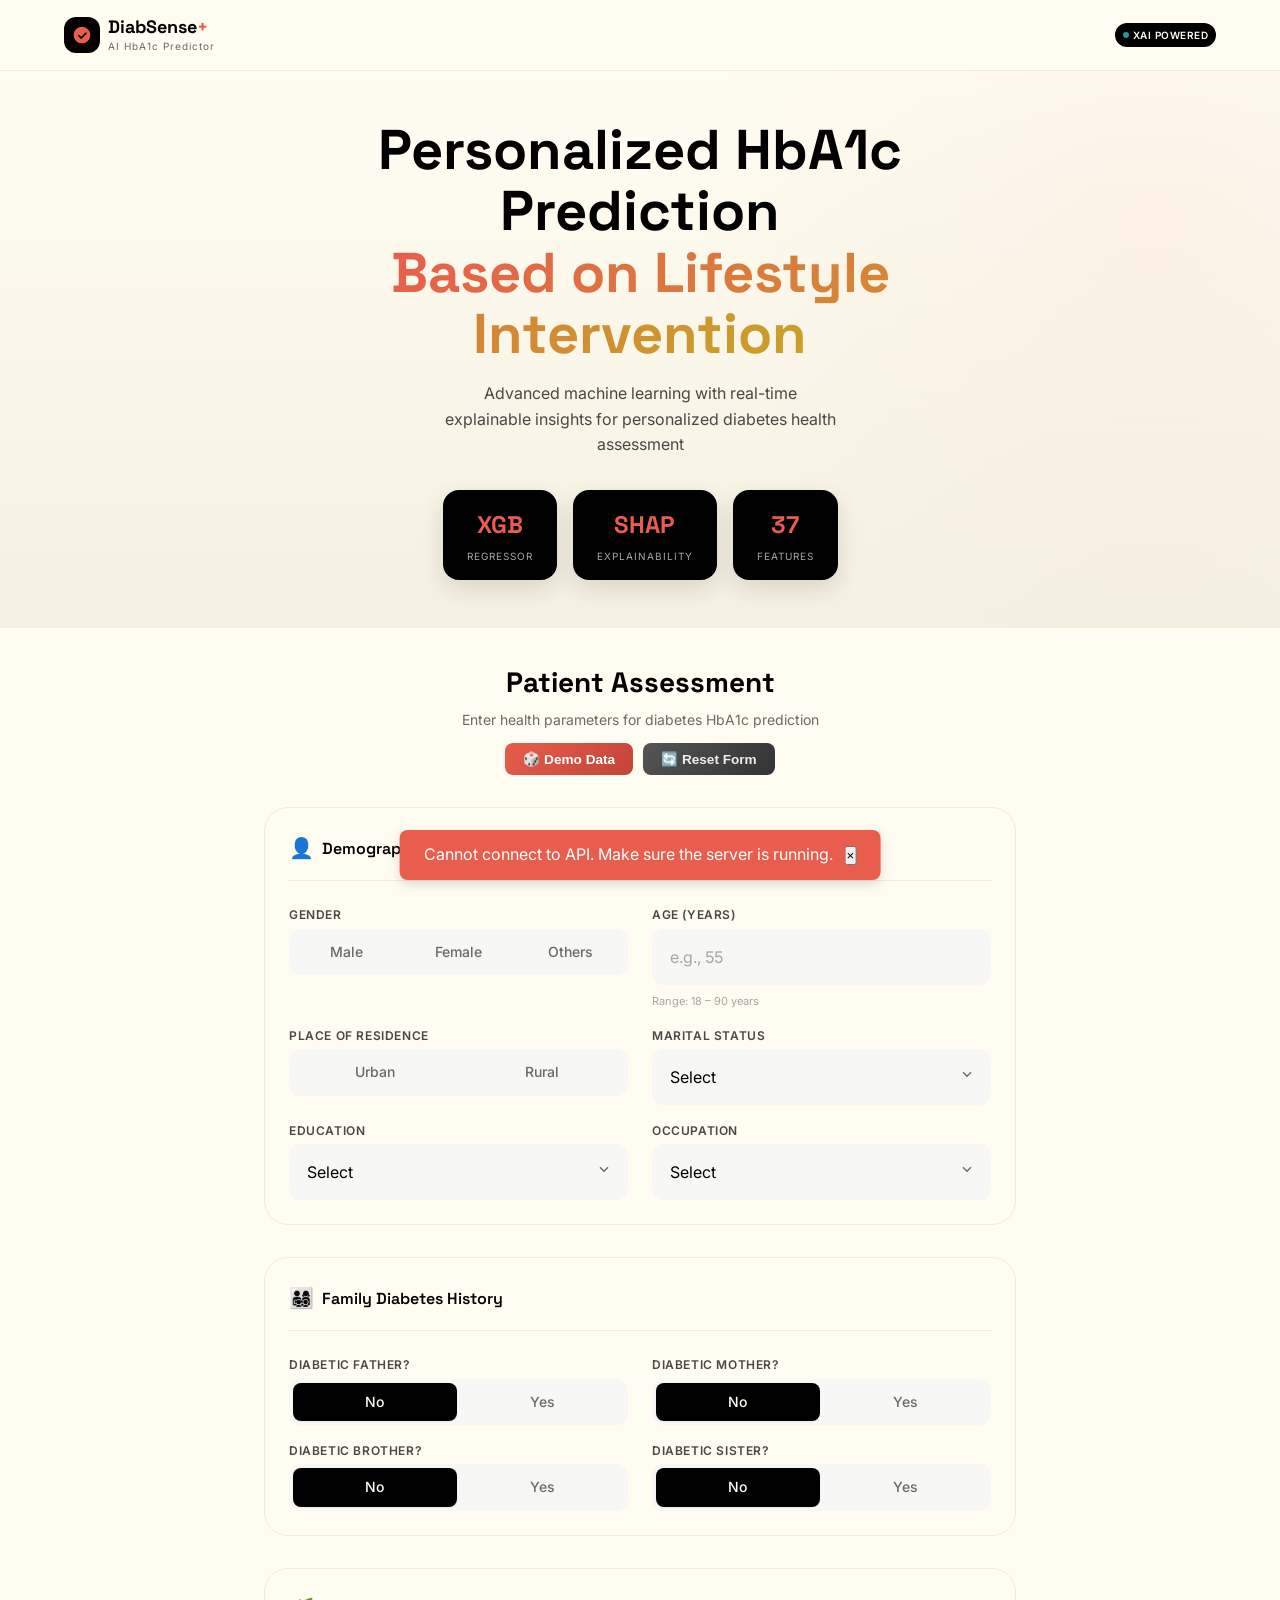
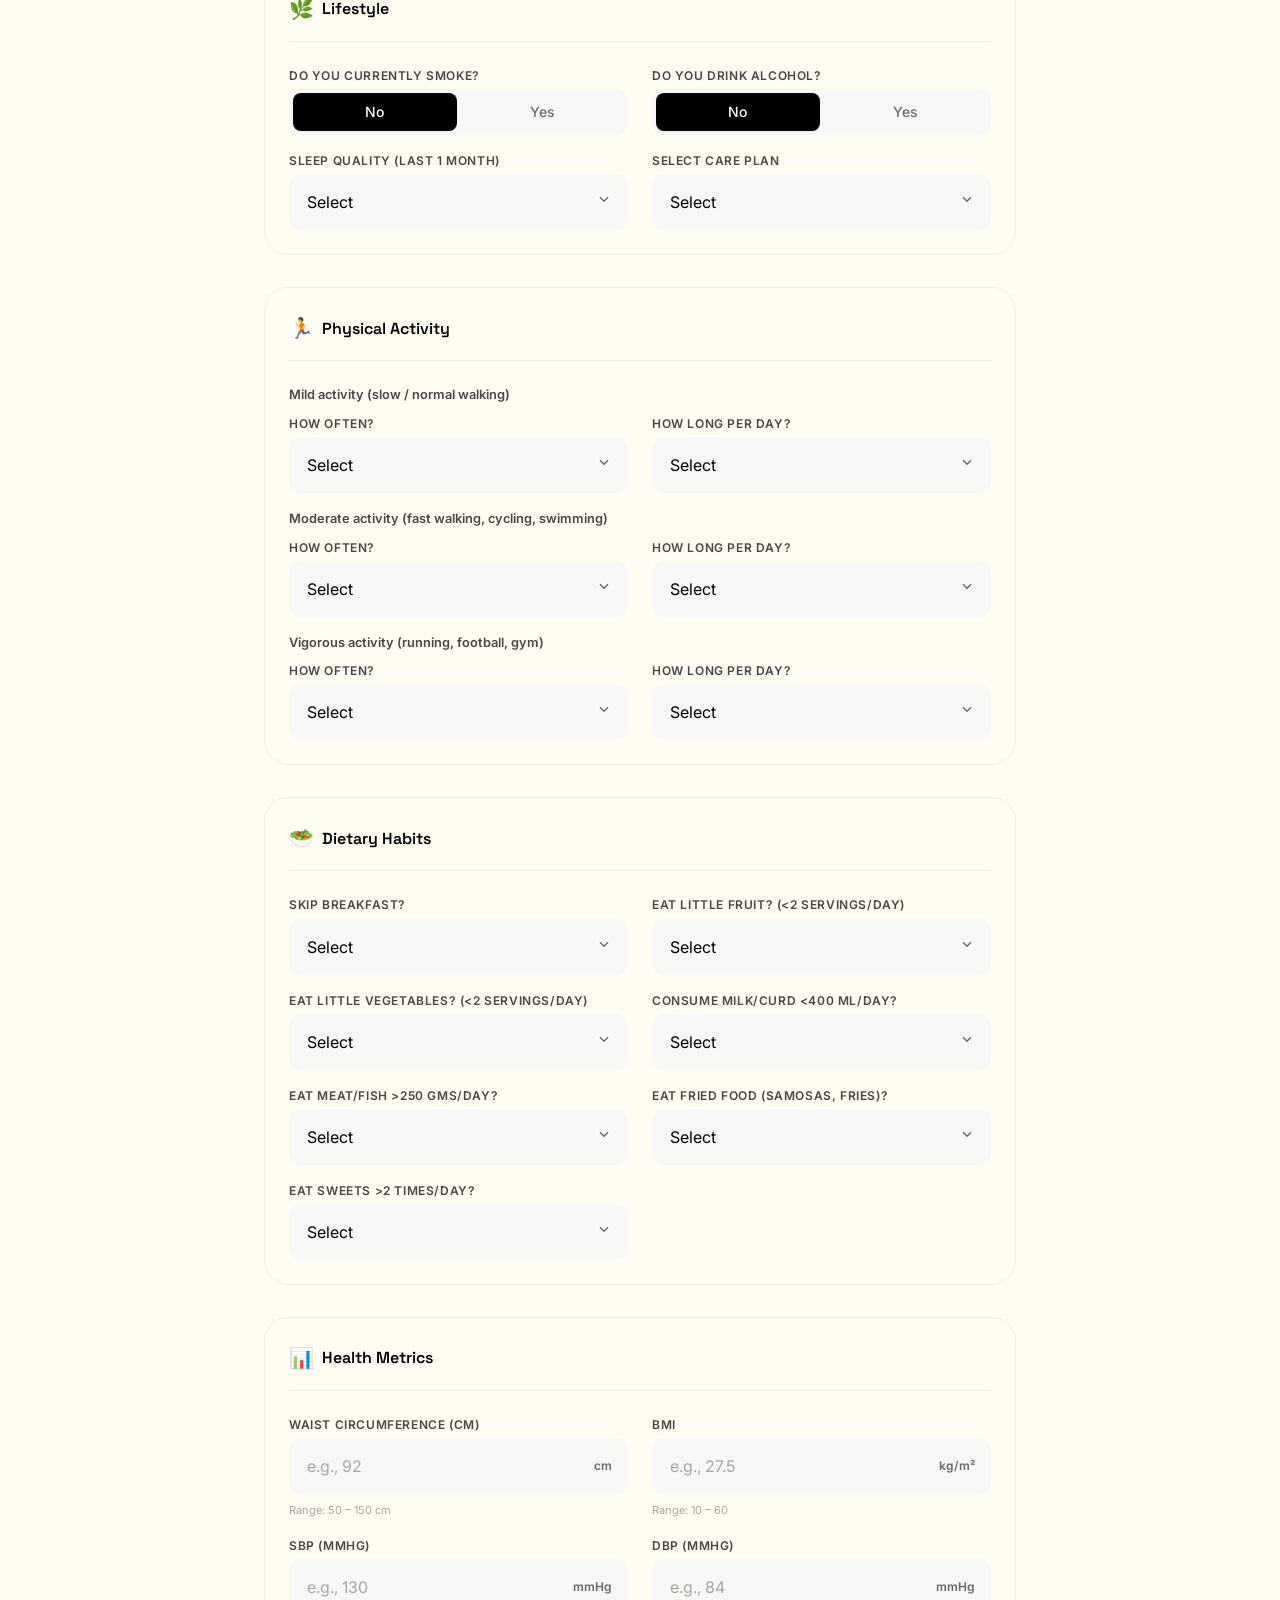
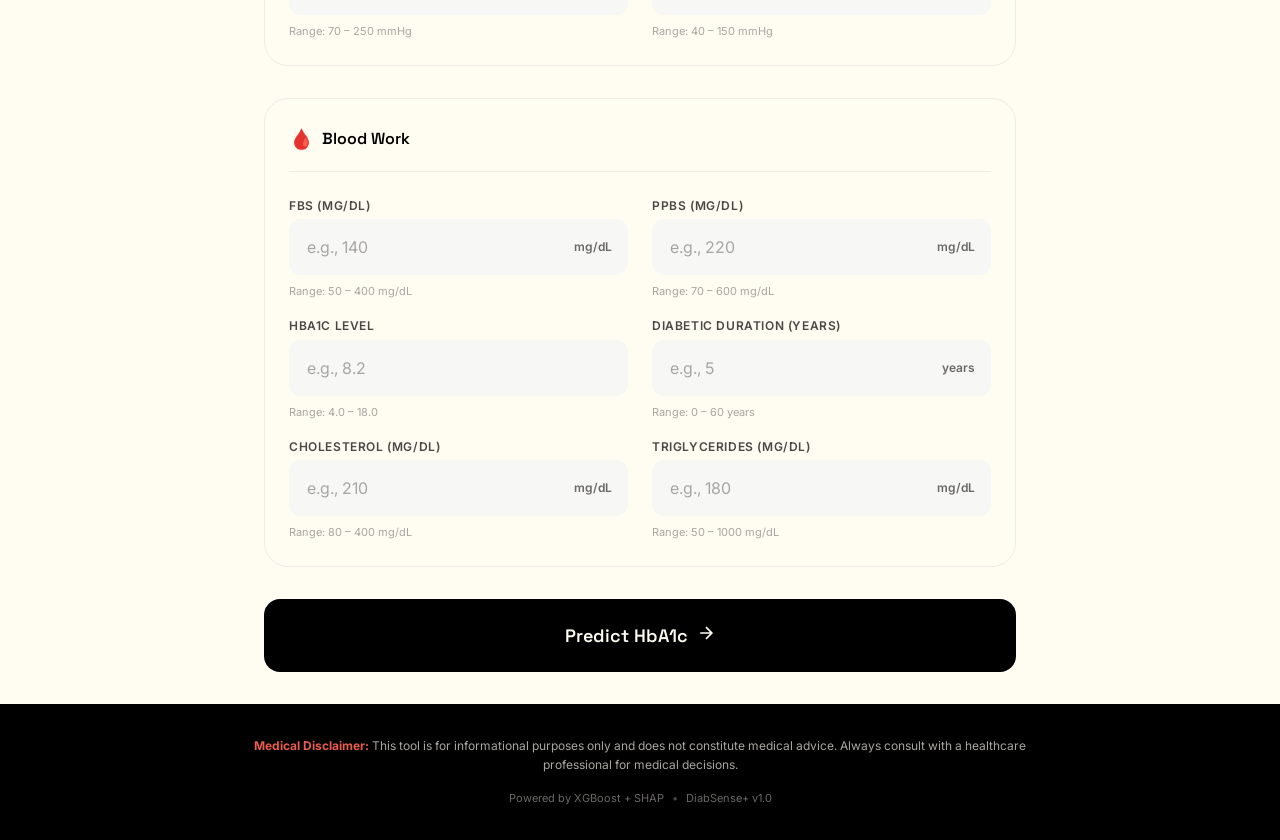
<file: poornima mam Ui/index.html>
<!DOCTYPE html>
<html lang="en">

<head>
    <meta charset="UTF-8">
    <meta name="viewport" content="width=device-width, initial-scale=1.0, maximum-scale=1.0, user-scalable=no">
    <meta name="description" content="DiabSense+ - AI-Powered Diabetes HbA1c Prediction with Explainable Insights">
    <meta name="theme-color" content="#000000">
    <title>DiabSense+ | AI Diabetes HbA1c Predictor</title>
    <link rel="preconnect" href="https://fonts.googleapis.com">
    <link rel="preconnect" href="https://fonts.gstatic.com" crossorigin>
    <link
        href="https://fonts.googleapis.com/css2?family=Inter:wght@300;400;500;600;700;800&family=Space+Grotesk:wght@400;500;600;700&display=swap"
        rel="stylesheet">
    <link rel="stylesheet" href="styles.css">
</head>

<body>
    <!-- Loading Overlay -->
    <div class="loading-overlay" id="loadingOverlay">
        <div class="loader">
            <div class="pulse-ring"></div>
            <div class="pulse-ring"></div>
            <div class="pulse-ring"></div>
            <svg class="heart-icon" viewBox="0 0 24 24" fill="currentColor">
                <path
                    d="M12 2C6.48 2 2 6.48 2 12s4.48 10 10 10 10-4.48 10-10S17.52 2 12 2zm-1 15l-4-4 1.41-1.41L11 14.17l5.59-5.59L18 10l-7 7z" />
            </svg>
        </div>
        <p class="loading-text">Analyzing Diabetes Risk Factors...</p>
    </div>

    <!-- Main Container -->
    <div class="app-container">
        <!-- Header -->
        <header class="header">
            <div class="header-content">
                <div class="logo">
                    <div class="logo-icon">
                        <svg viewBox="0 0 24 24" fill="currentColor">
                            <path
                                d="M12 2C6.48 2 2 6.48 2 12s4.48 10 10 10 10-4.48 10-10S17.52 2 12 2zm-1 15l-4-4 1.41-1.41L11 14.17l5.59-5.59L18 10l-7 7z" />
                        </svg>
                    </div>
                    <div class="logo-text">
                        <span class="logo-title">DiabSense<span class="plus">+</span></span>
                        <span class="logo-subtitle">AI HbA1c Predictor</span>
                    </div>
                </div>
                <div class="header-badge">
                    <span class="badge-dot"></span>
                    <span>XAI Powered</span>
                </div>
            </div>
        </header>

        <!-- Hero Section -->
        <section class="hero">
            <div class="hero-content">
                <h1 class="hero-title">Personalized HbA1c Prediction<br><span class="highlight">Based on Lifestyle
                        Intervention</span></h1>
                <p class="hero-subtitle">Advanced machine learning with real-time explainable insights for personalized
                    diabetes health assessment</p>
            </div>
            <div class="hero-visual">
                <div class="floating-card card-1">
                    <span class="card-value">XGB</span>
                    <span class="card-label">Regressor</span>
                </div>
                <div class="floating-card card-2">
                    <span class="card-value">SHAP</span>
                    <span class="card-label">Explainability</span>
                </div>
                <div class="floating-card card-3">
                    <span class="card-value">37</span>
                    <span class="card-label">Features</span>
                </div>
            </div>
        </section>

        <!-- Form Section -->
        <section class="form-section" id="assessmentForm">
            <div class="section-header">
                <h2 class="section-title">Patient Assessment</h2>
                <p class="section-subtitle">Enter health parameters for diabetes HbA1c prediction</p>
                <div style="display:flex;gap:10px;margin-top:12px;justify-content:center;flex-wrap:wrap;">
                    <button type="button" onclick="fillDemoData()"
                        style="background:linear-gradient(135deg,#E85D4C,#c14438);color:#fff;border:none;padding:8px 18px;border-radius:8px;cursor:pointer;font-size:0.85rem;font-weight:600;display:flex;align-items:center;gap:6px;transition:transform .15s;"
                        onmouseover="this.style.transform='scale(1.05)'" onmouseout="this.style.transform='scale(1)'">🎲
                        Demo Data</button>
                    <button type="button" onclick="resetForm()"
                        style="background:linear-gradient(135deg,#555,#333);color:#eee;border:none;padding:8px 18px;border-radius:8px;cursor:pointer;font-size:0.85rem;font-weight:600;display:flex;align-items:center;gap:6px;transition:transform .15s;"
                        onmouseover="this.style.transform='scale(1.05)'" onmouseout="this.style.transform='scale(1)'">🔄
                        Reset Form</button>
                </div>
            </div>

            <!-- JSON Import Modal -->
            <div id="jsonModal"
                style="display:none;position:fixed;top:0;left:0;width:100%;height:100%;background:rgba(0,0,0,0.6);z-index:9999;justify-content:center;align-items:center;">
                <div
                    style="background:var(--dark-800,#1a1a2e);border-radius:16px;padding:28px;max-width:560px;width:90%;max-height:80vh;overflow:auto;box-shadow:0 20px 60px rgba(0,0,0,0.4);">
                    <div style="display:flex;justify-content:space-between;align-items:center;margin-bottom:16px;">
                        <h3 style="color:var(--cream,#f5f0e8);margin:0;font-size:1.1rem;">📋 Import Patient JSON</h3>
                        <button onclick="closeJsonModal()"
                            style="background:none;border:none;color:var(--gray-400,#999);font-size:1.4rem;cursor:pointer;">&times;</button>
                    </div>
                    <textarea id="jsonInput" placeholder='Paste JSON here, e.g.:
{
  "PostBLAge": 55,
  "PreBLGender": "Male",
  "PreRarea": 1,
  "PreBLHBA1C": 8.2,
  "PreBLFBS": 140,
  "PreRBMI": 27.5,
  ...
}' style="width:100%;height:220px;background:var(--dark-900,#0f0f1a);color:var(--cream,#f5f0e8);border:1px solid var(--gray-700,#333);border-radius:10px;padding:14px;font-family:'Fira Code',monospace;font-size:0.82rem;resize:vertical;box-sizing:border-box;"></textarea>
                    <div style="display:flex;gap:10px;margin-top:14px;justify-content:flex-end;">
                        <button onclick="closeJsonModal()"
                            style="background:var(--gray-700,#333);color:var(--cream,#f5f0e8);border:none;padding:8px 20px;border-radius:8px;cursor:pointer;font-weight:600;">Cancel</button>
                        <button onclick="applyJsonFromModal()"
                            style="background:linear-gradient(135deg,#2D9596,#1a6b6c);color:#fff;border:none;padding:8px 20px;border-radius:8px;cursor:pointer;font-weight:600;">Apply
                            & Fill Form</button>
                    </div>
                </div>
            </div>

            <form id="patientForm" class="patient-form">
                <!-- Demographics -->
                <div class="form-group-container">
                    <h3 class="group-title"><span class="group-icon">👤</span> Demographics</h3>
                    <div class="input-row">
                        <div class="input-group">
                            <label class="input-label">Gender</label>
                            <div class="toggle-group">
                                <input type="radio" id="gender_male" name="PreBLGender" value="Male" required>
                                <label for="gender_male" class="toggle-btn">Male</label>
                                <input type="radio" id="gender_female" name="PreBLGender" value="Female">
                                <label for="gender_female" class="toggle-btn">Female</label>
                                <input type="radio" id="gender_others" name="PreBLGender" value="Others">
                                <label for="gender_others" class="toggle-btn">Others</label>
                            </div>
                        </div>
                        <div class="input-group">
                            <label class="input-label">Age (years)</label>
                            <input type="number" id="PostBLAge" placeholder="e.g., 55" min="18" max="90" step="1"
                                required>
                            <span class="input-hint">Range: 18 – 90 years</span>
                        </div>
                    </div>
                    <div class="input-row">
                        <div class="input-group">
                            <label class="input-label">Place of Residence</label>
                            <div class="toggle-group">
                                <input type="radio" id="area_urban" name="PreRarea" value="1" required>
                                <label for="area_urban" class="toggle-btn">Urban</label>
                                <input type="radio" id="area_rural" name="PreRarea" value="2">
                                <label for="area_rural" class="toggle-btn">Rural</label>
                            </div>
                        </div>
                        <div class="input-group">
                            <label class="input-label">Marital Status</label>
                            <div class="select-wrapper">
                                <select id="PreRmaritalstatus" required>
                                    <option value="">Select</option>
                                    <option value="1">Married</option>
                                    <option value="2">Unmarried</option>
                                    <option value="3">Divorcee / Separated</option>
                                    <option value="4">Widow / Widower</option>
                                    <option value="5">Others</option>
                                </select>
                                <span class="select-arrow"><svg viewBox="0 0 24 24" fill="none" stroke="currentColor"
                                        stroke-width="2">
                                        <path d="M6 9l6 6 6-6" />
                                    </svg></span>
                            </div>
                        </div>
                    </div>
                    <div class="input-row">
                        <div class="input-group">
                            <label class="input-label">Education</label>
                            <div class="select-wrapper">
                                <select id="PreReducation" required>
                                    <option value="">Select</option>
                                    <option value="1">No formal schooling</option>
                                    <option value="2">Up to primary school</option>
                                    <option value="3">Up to high school</option>
                                    <option value="4">Up to intermediate</option>
                                    <option value="5">Up to university</option>
                                    <option value="6">University completed or higher</option>
                                    <option value="7">Others</option>
                                </select>
                                <span class="select-arrow"><svg viewBox="0 0 24 24" fill="none" stroke="currentColor"
                                        stroke-width="2">
                                        <path d="M6 9l6 6 6-6" />
                                    </svg></span>
                            </div>
                        </div>
                        <div class="input-group">
                            <label class="input-label">Occupation</label>
                            <div class="select-wrapper">
                                <select id="PreRpresentoccupation" required>
                                    <option value="">Select</option>
                                    <option value="1">Professional / Executive / Big Business</option>
                                    <option value="2">Clerical / Medium Business</option>
                                    <option value="3">Self-employed / Skilled</option>
                                    <option value="4">Unskilled / Landless Laborer</option>
                                    <option value="5">Homemaker</option>
                                    <option value="6">Retired</option>
                                    <option value="7">Unemployed (able to work)</option>
                                    <option value="8">Unemployed (unable to work)</option>
                                    <option value="9">Others</option>
                                </select>
                                <span class="select-arrow"><svg viewBox="0 0 24 24" fill="none" stroke="currentColor"
                                        stroke-width="2">
                                        <path d="M6 9l6 6 6-6" />
                                    </svg></span>
                            </div>
                        </div>
                    </div>
                </div>

                <!-- Family Diabetes History -->
                <div class="form-group-container">
                    <h3 class="group-title"><span class="group-icon">👨‍👩‍👧‍👦</span> Family Diabetes History</h3>
                    <div class="input-row">
                        <div class="input-group">
                            <label class="input-label">Diabetic father?</label>
                            <div class="toggle-group">
                                <input type="radio" id="diafather_no" name="PreRdiafather" value="0" checked>
                                <label for="diafather_no" class="toggle-btn">No</label>
                                <input type="radio" id="diafather_yes" name="PreRdiafather" value="1">
                                <label for="diafather_yes" class="toggle-btn">Yes</label>
                            </div>
                        </div>
                        <div class="input-group">
                            <label class="input-label">Diabetic mother?</label>
                            <div class="toggle-group">
                                <input type="radio" id="diamother_no" name="PreRdiamother" value="0" checked>
                                <label for="diamother_no" class="toggle-btn">No</label>
                                <input type="radio" id="diamother_yes" name="PreRdiamother" value="1">
                                <label for="diamother_yes" class="toggle-btn">Yes</label>
                            </div>
                        </div>
                    </div>
                    <div class="input-row">
                        <div class="input-group">
                            <label class="input-label">Diabetic brother?</label>
                            <div class="toggle-group">
                                <input type="radio" id="diabrother_no" name="PreRdiabrother" value="0" checked>
                                <label for="diabrother_no" class="toggle-btn">No</label>
                                <input type="radio" id="diabrother_yes" name="PreRdiabrother" value="1">
                                <label for="diabrother_yes" class="toggle-btn">Yes</label>
                            </div>
                        </div>
                        <div class="input-group">
                            <label class="input-label">Diabetic sister?</label>
                            <div class="toggle-group">
                                <input type="radio" id="diasister_no" name="PreRdiasister" value="0" checked>
                                <label for="diasister_no" class="toggle-btn">No</label>
                                <input type="radio" id="diasister_yes" name="PreRdiasister" value="1">
                                <label for="diasister_yes" class="toggle-btn">Yes</label>
                            </div>
                        </div>
                    </div>
                </div>

                <!-- Lifestyle -->
                <div class="form-group-container">
                    <h3 class="group-title"><span class="group-icon">🌿</span> Lifestyle</h3>
                    <div class="input-row">
                        <div class="input-group">
                            <label class="input-label">Do you currently smoke?</label>
                            <div class="toggle-group">
                                <input type="radio" id="smoking_no" name="current_smoking" value="0" checked>
                                <label for="smoking_no" class="toggle-btn">No</label>
                                <input type="radio" id="smoking_yes" name="current_smoking" value="1">
                                <label for="smoking_yes" class="toggle-btn">Yes</label>
                            </div>
                        </div>
                        <div class="input-group">
                            <label class="input-label">Do you drink alcohol?</label>
                            <div class="toggle-group">
                                <input type="radio" id="alcohol_no" name="current_alcohol" value="0" checked>
                                <label for="alcohol_no" class="toggle-btn">No</label>
                                <input type="radio" id="alcohol_yes" name="current_alcohol" value="1">
                                <label for="alcohol_yes" class="toggle-btn">Yes</label>
                            </div>
                        </div>
                    </div>
                    <div class="input-row">
                        <div class="input-group">
                            <label class="input-label">Sleep quality (last 1 month)</label>
                            <div class="select-wrapper">
                                <select id="PreRsleepquality" required>
                                    <option value="">Select</option>
                                    <option value="1">Very good</option>
                                    <option value="2">Fairly good</option>
                                    <option value="3">Fairly bad</option>
                                    <option value="4">Very bad</option>
                                </select>
                                <span class="select-arrow"><svg viewBox="0 0 24 24" fill="none" stroke="currentColor"
                                        stroke-width="2">
                                        <path d="M6 9l6 6 6-6" />
                                    </svg></span>
                            </div>
                        </div>
                        <div class="input-group">
                            <label class="input-label">Select Care Plan</label>
                            <div class="select-wrapper">
                                <select id="PostRgroupname" required>
                                    <option value="">Select</option>
                                    <option value="1">Standard care + Yoga</option>
                                    <option value="2">Standard care</option>
                                </select>
                                <span class="select-arrow"><svg viewBox="0 0 24 24" fill="none" stroke="currentColor"
                                        stroke-width="2">
                                        <path d="M6 9l6 6 6-6" />
                                    </svg></span>
                            </div>
                        </div>
                    </div>
                </div>

                <!-- Physical Activity -->
                <div class="form-group-container">
                    <h3 class="group-title"><span class="group-icon">🏃</span> Physical Activity</h3>
                    <!-- Mild Activity -->
                    <p style="font-size:0.8rem;font-weight:600;color:var(--gray-600);margin-bottom:8px;">Mild activity
                        (slow / normal walking)</p>
                    <div class="input-row">
                        <div class="input-group">
                            <label class="input-label">How often?</label>
                            <div class="select-wrapper">
                                <select id="PreRmildactivity" required>
                                    <option value="">Select</option>
                                    <option value="0">None</option>
                                    <option value="1">Once a month</option>
                                    <option value="2">2 to 3 times a month</option>
                                    <option value="3">Once a week</option>
                                    <option value="4">2 to 3 times a week</option>
                                    <option value="5">4 to 5 times a week</option>
                                    <option value="6">Every day</option>
                                </select>
                                <span class="select-arrow"><svg viewBox="0 0 24 24" fill="none" stroke="currentColor"
                                        stroke-width="2">
                                        <path d="M6 9l6 6 6-6" />
                                    </svg></span>
                            </div>
                        </div>
                        <div class="input-group">
                            <label class="input-label">How long per day?</label>
                            <div class="select-wrapper">
                                <select id="PreRmildactivityduration" required>
                                    <option value="">Select</option>
                                    <option value="0">None</option>
                                    <option value="1">At least 10 min</option>
                                    <option value="2">10 – 30 min</option>
                                    <option value="3">30 min – 1 hr</option>
                                    <option value="4">1 hr – 1.5 hrs</option>
                                    <option value="5">> 1.5 hrs</option>
                                </select>
                                <span class="select-arrow"><svg viewBox="0 0 24 24" fill="none" stroke="currentColor"
                                        stroke-width="2">
                                        <path d="M6 9l6 6 6-6" />
                                    </svg></span>
                            </div>
                        </div>
                    </div>
                    <!-- Moderate Activity -->
                    <p
                        style="font-size:0.8rem;font-weight:600;color:var(--gray-600);margin-bottom:8px;margin-top:16px;">
                        Moderate activity (fast walking, cycling, swimming)</p>
                    <div class="input-row">
                        <div class="input-group">
                            <label class="input-label">How often?</label>
                            <div class="select-wrapper">
                                <select id="PreRmoderate" required>
                                    <option value="">Select</option>
                                    <option value="0">None</option>
                                    <option value="1">Once a month</option>
                                    <option value="2">2 to 3 times a month</option>
                                    <option value="3">Once a week</option>
                                    <option value="4">2 to 3 times a week</option>
                                    <option value="5">4 to 5 times a week</option>
                                    <option value="6">Every day</option>
                                </select>
                                <span class="select-arrow"><svg viewBox="0 0 24 24" fill="none" stroke="currentColor"
                                        stroke-width="2">
                                        <path d="M6 9l6 6 6-6" />
                                    </svg></span>
                            </div>
                        </div>
                        <div class="input-group">
                            <label class="input-label">How long per day?</label>
                            <div class="select-wrapper">
                                <select id="PreRmoderateduration" required>
                                    <option value="">Select</option>
                                    <option value="0">None</option>
                                    <option value="1">At least 10 min</option>
                                    <option value="2">10 – 30 min</option>
                                    <option value="3">30 min – 1 hr</option>
                                    <option value="4">1 hr – 1.5 hrs</option>
                                    <option value="5">> 1.5 hrs</option>
                                </select>
                                <span class="select-arrow"><svg viewBox="0 0 24 24" fill="none" stroke="currentColor"
                                        stroke-width="2">
                                        <path d="M6 9l6 6 6-6" />
                                    </svg></span>
                            </div>
                        </div>
                    </div>
                    <!-- Vigorous Activity -->
                    <p
                        style="font-size:0.8rem;font-weight:600;color:var(--gray-600);margin-bottom:8px;margin-top:16px;">
                        Vigorous activity (running, football, gym)</p>
                    <div class="input-row">
                        <div class="input-group">
                            <label class="input-label">How often?</label>
                            <div class="select-wrapper">
                                <select id="PreRvigorous" required>
                                    <option value="">Select</option>
                                    <option value="0">None</option>
                                    <option value="1">Once a month</option>
                                    <option value="2">2 to 3 times a month</option>
                                    <option value="3">Once a week</option>
                                    <option value="4">2 to 3 times a week</option>
                                    <option value="5">4 to 5 times a week</option>
                                    <option value="6">Every day</option>
                                </select>
                                <span class="select-arrow"><svg viewBox="0 0 24 24" fill="none" stroke="currentColor"
                                        stroke-width="2">
                                        <path d="M6 9l6 6 6-6" />
                                    </svg></span>
                            </div>
                        </div>
                        <div class="input-group">
                            <label class="input-label">How long per day?</label>
                            <div class="select-wrapper">
                                <select id="PreRvigorousduration" required>
                                    <option value="">Select</option>
                                    <option value="0">None</option>
                                    <option value="1">At least 10 min</option>
                                    <option value="2">10 – 30 min</option>
                                    <option value="3">30 min – 1 hr</option>
                                    <option value="4">1 hr – 1.5 hrs</option>
                                    <option value="5">> 1.5 hrs</option>
                                </select>
                                <span class="select-arrow"><svg viewBox="0 0 24 24" fill="none" stroke="currentColor"
                                        stroke-width="2">
                                        <path d="M6 9l6 6 6-6" />
                                    </svg></span>
                            </div>
                        </div>
                    </div>
                </div>

                <!-- Dietary Habits -->
                <div class="form-group-container">
                    <h3 class="group-title"><span class="group-icon">🥗</span> Dietary Habits</h3>
                    <div class="input-row">
                        <div class="input-group">
                            <label class="input-label">Skip breakfast?</label>
                            <div class="select-wrapper">
                                <select id="PreRskipbreakfast" required>
                                    <option value="">Select</option>
                                    <option value="1">Usually / Often</option>
                                    <option value="2">Sometimes</option>
                                    <option value="3">Rarely / Never</option>
                                </select>
                                <span class="select-arrow"><svg viewBox="0 0 24 24" fill="none" stroke="currentColor"
                                        stroke-width="2">
                                        <path d="M6 9l6 6 6-6" />
                                    </svg></span>
                            </div>
                        </div>
                        <div class="input-group">
                            <label class="input-label">Eat little fruit? (&lt;2 servings/day)</label>
                            <div class="select-wrapper">
                                <select id="PreRlessfruit" required>
                                    <option value="">Select</option>
                                    <option value="1">Usually / Often</option>
                                    <option value="2">Sometimes</option>
                                    <option value="3">Rarely / Never</option>
                                </select>
                                <span class="select-arrow"><svg viewBox="0 0 24 24" fill="none" stroke="currentColor"
                                        stroke-width="2">
                                        <path d="M6 9l6 6 6-6" />
                                    </svg></span>
                            </div>
                        </div>
                    </div>
                    <div class="input-row">
                        <div class="input-group">
                            <label class="input-label">Eat little vegetables? (&lt;2 servings/day)</label>
                            <div class="select-wrapper">
                                <select id="PreRlessvegetable" required>
                                    <option value="">Select</option>
                                    <option value="1">Usually / Often</option>
                                    <option value="2">Sometimes</option>
                                    <option value="3">Rarely / Never</option>
                                </select>
                                <span class="select-arrow"><svg viewBox="0 0 24 24" fill="none" stroke="currentColor"
                                        stroke-width="2">
                                        <path d="M6 9l6 6 6-6" />
                                    </svg></span>
                            </div>
                        </div>
                        <div class="input-group">
                            <label class="input-label">Consume milk/curd &lt;400 ml/day?</label>
                            <div class="select-wrapper">
                                <select id="PreRmilk" required>
                                    <option value="">Select</option>
                                    <option value="1">Usually / Often</option>
                                    <option value="2">Sometimes</option>
                                    <option value="3">Rarely / Never</option>
                                </select>
                                <span class="select-arrow"><svg viewBox="0 0 24 24" fill="none" stroke="currentColor"
                                        stroke-width="2">
                                        <path d="M6 9l6 6 6-6" />
                                    </svg></span>
                            </div>
                        </div>
                    </div>
                    <div class="input-row">
                        <div class="input-group">
                            <label class="input-label">Eat meat/fish &gt;250 gms/day?</label>
                            <div class="select-wrapper">
                                <select id="PreRmeat" required>
                                    <option value="">Select</option>
                                    <option value="1">Usually / Often</option>
                                    <option value="2">Sometimes</option>
                                    <option value="3">Rarely / Never</option>
                                </select>
                                <span class="select-arrow"><svg viewBox="0 0 24 24" fill="none" stroke="currentColor"
                                        stroke-width="2">
                                        <path d="M6 9l6 6 6-6" />
                                    </svg></span>
                            </div>
                        </div>
                        <div class="input-group">
                            <label class="input-label">Eat fried food (samosas, fries)?</label>
                            <div class="select-wrapper">
                                <select id="PreRfriedfood" required>
                                    <option value="">Select</option>
                                    <option value="1">Usually / Often</option>
                                    <option value="2">Sometimes</option>
                                    <option value="3">Rarely / Never</option>
                                </select>
                                <span class="select-arrow"><svg viewBox="0 0 24 24" fill="none" stroke="currentColor"
                                        stroke-width="2">
                                        <path d="M6 9l6 6 6-6" />
                                    </svg></span>
                            </div>
                        </div>
                    </div>
                    <div class="input-row">
                        <div class="input-group">
                            <label class="input-label">Eat sweets &gt;2 times/day?</label>
                            <div class="select-wrapper">
                                <select id="PreRsweet" required>
                                    <option value="">Select</option>
                                    <option value="1">Usually / Often</option>
                                    <option value="2">Sometimes</option>
                                    <option value="3">Rarely / Never</option>
                                </select>
                                <span class="select-arrow"><svg viewBox="0 0 24 24" fill="none" stroke="currentColor"
                                        stroke-width="2">
                                        <path d="M6 9l6 6 6-6" />
                                    </svg></span>
                            </div>
                        </div>
                        <div class="input-group"></div>
                    </div>
                </div>

                <!-- Health Metrics -->
                <div class="form-group-container">
                    <h3 class="group-title"><span class="group-icon">📊</span> Health Metrics</h3>
                    <div class="input-row">
                        <div class="input-group">
                            <label class="input-label">Waist Circumference (cm)</label>
                            <div class="input-with-unit">
                                <input type="number" id="PreRwaist" placeholder="e.g., 92" step="0.1" min="50" max="150"
                                    required>
                                <span class="input-unit">cm</span>
                            </div>
                            <span class="input-hint">Range: 50 – 150 cm</span>
                        </div>
                        <div class="input-group">
                            <label class="input-label">BMI</label>
                            <div class="input-with-unit">
                                <input type="number" id="PreRBMI" placeholder="e.g., 27.5" step="0.01" min="10" max="60"
                                    required>
                                <span class="input-unit">kg/m²</span>
                            </div>
                            <span class="input-hint">Range: 10 – 60</span>
                        </div>
                    </div>
                    <div class="input-row">
                        <div class="input-group">
                            <label class="input-label">SBP (mmHg)</label>
                            <div class="input-with-unit">
                                <input type="number" id="PreRsystolicfirst" placeholder="e.g., 130" min="70" max="250"
                                    required>
                                <span class="input-unit">mmHg</span>
                            </div>
                            <span class="input-hint">Range: 70 – 250 mmHg</span>
                        </div>
                        <div class="input-group">
                            <label class="input-label">DBP (mmHg)</label>
                            <div class="input-with-unit">
                                <input type="number" id="PreRdiastolicfirst" placeholder="e.g., 84" min="40" max="150"
                                    required>
                                <span class="input-unit">mmHg</span>
                            </div>
                            <span class="input-hint">Range: 40 – 150 mmHg</span>
                        </div>
                    </div>
                </div>

                <!-- Blood Work -->
                <div class="form-group-container">
                    <h3 class="group-title"><span class="group-icon">🩸</span> Blood Work</h3>
                    <div class="input-row">
                        <div class="input-group">
                            <label class="input-label">FBS (mg/dL)</label>
                            <div class="input-with-unit">
                                <input type="number" id="PreBLFBS" placeholder="e.g., 140" step="0.1" min="50" max="400"
                                    required>
                                <span class="input-unit">mg/dL</span>
                            </div>
                            <span class="input-hint">Range: 50 – 400 mg/dL</span>
                        </div>
                        <div class="input-group">
                            <label class="input-label">PPBS (mg/dL)</label>
                            <div class="input-with-unit">
                                <input type="number" id="PreBLPPBS" placeholder="e.g., 220" step="0.1" min="70"
                                    max="600" required>
                                <span class="input-unit">mg/dL</span>
                            </div>
                            <span class="input-hint">Range: 70 – 600 mg/dL</span>
                        </div>
                    </div>
                    <div class="input-row">
                        <div class="input-group">
                            <label class="input-label">HbA1c Level</label>
                            <div class="input-with-unit">
                                <input type="number" id="PreBLHBA1C" placeholder="e.g., 8.2" step="0.1" min="4.0"
                                    max="18.0" required>
                            </div>
                            <span class="input-hint">Range: 4.0 – 18.0</span>
                        </div>
                        <div class="input-group">
                            <label class="input-label">Diabetic Duration (years)</label>
                            <div class="input-with-unit">
                                <input type="number" id="Diabetic_Duration" placeholder="e.g., 5" step="0.1" min="0"
                                    max="60" required>
                                <span class="input-unit">years</span>
                            </div>
                            <span class="input-hint">Range: 0 – 60 years</span>
                        </div>
                    </div>
                    <div class="input-row">
                        <div class="input-group">
                            <label class="input-label">CHOLESTEROL (mg/dL)</label>
                            <div class="input-with-unit">
                                <input type="number" id="PreBLCHOLESTEROL" placeholder="e.g., 210" min="80" max="400"
                                    required>
                                <span class="input-unit">mg/dL</span>
                            </div>
                            <span class="input-hint">Range: 80 – 400 mg/dL</span>
                        </div>
                        <div class="input-group">
                            <label class="input-label">TRIGLYCERIDES (mg/dL)</label>
                            <div class="input-with-unit">
                                <input type="number" id="PreBLTRIGLYCERIDES" placeholder="e.g., 180" min="50" max="1000"
                                    required>
                                <span class="input-unit">mg/dL</span>
                            </div>
                            <span class="input-hint">Range: 50 – 1000 mg/dL</span>
                        </div>
                    </div>
                </div>

                <!-- Submit Button -->
                <button type="submit" class="submit-btn" id="submitBtn">
                    <span class="btn-text">Predict HbA1c</span>
                    <span class="btn-icon">
                        <svg viewBox="0 0 24 24" fill="none" stroke="currentColor" stroke-width="2">
                            <path d="M5 12h14M12 5l7 7-7 7" />
                        </svg>
                    </span>
                </button>
            </form>
        </section>

        <!-- Results Section -->
        <section class="results-section hidden" id="resultsSection">
            <div class="results-header">
                <button class="back-btn" id="backBtn">
                    <svg viewBox="0 0 24 24" fill="none" stroke="currentColor" stroke-width="2">
                        <path d="M19 12H5M12 19l-7-7 7-7" />
                    </svg>
                    <span>New Assessment</span>
                </button>
            </div>

            <!-- Risk Score Card -->
            <div class="risk-card" id="riskCard">
                <div class="risk-header">
                    <span class="risk-label">PREDICTED HbA1c AFTER 3 MONTHS</span>
                    <span class="risk-confidence" id="riskConfidence">High Confidence</span>
                </div>

                <div class="risk-display">
                    <div class="risk-circle" id="riskCircle">
                        <svg class="progress-ring" viewBox="0 0 120 120">
                            <circle class="progress-ring-bg" cx="60" cy="60" r="54" />
                            <circle class="progress-ring-fill" id="progressRing" cx="60" cy="60" r="54" />
                        </svg>
                        <div class="risk-value">
                            <span class="risk-percentage" id="riskPercentage">0</span>
                        </div>
                    </div>
                    <div class="risk-level" id="riskLevel">CALCULATING</div>
                </div>

                <!-- Clinical Interpretation Lines -->
                <div id="clinicalInterpretation"
                    style="margin-top:16px;text-align:left;color:var(--cream);font-size:0.85rem;line-height:1.6;">
                    <p id="hba1cDeltaLine"
                        style="margin-bottom:8px;font-weight:700;font-size:0.95rem;color:#7dd3fc;letter-spacing:0.01em;">
                    </p>
                    <p id="outcomeLine" style="margin-bottom:4px;"></p>
                    <p id="responseLine" style="margin-bottom:4px;"></p>
                    <p id="targetLine" style="margin-bottom:0;"></p>
                </div>

                <div class="risk-meter">
                    <div class="meter-track">
                    </div>
                    <div class="meter-labels">
                        <span>Normoglycemia</span>
                        <span>Prediabetes</span>
                        <span>Diabetes</span>
                    </div>
                </div>
            </div>

            <!-- Input Summary Card -->
            <div id="inputSummaryCard"
                style="background:var(--black);border-radius:16px;padding:0;margin-bottom:24px;overflow:hidden;">
                <button onclick="toggleInputSummary()"
                    style="width:100%;display:flex;align-items:center;justify-content:space-between;padding:16px 20px;background:none;border:none;cursor:pointer;color:var(--gray-400);font-size:0.8rem;font-weight:600;letter-spacing:0.08em;text-transform:uppercase;">
                    <span>📋 Your Submitted Inputs</span>
                    <span id="inputSummaryChevron" style="transition:transform 0.3s;">▼</span>
                </button>
                <div id="inputSummaryBody" style="display:none;padding:0 20px 20px;">
                    <div id="inputSummaryGrid" style="display:grid;grid-template-columns:1fr 1fr;gap:8px 24px;"></div>
                </div>
            </div>

            <!-- Interactive Risk Simulator -->
            <div class="sim-card hidden" id="interactiveSimulator">
                <div class="sim-card-header">
                    <h3 class="sim-title">Interactive HbA1c Simulator</h3>
                </div>
                <div class="sim-card-body">
                    <div class="sim-chart-container">
                        <svg viewBox="0 0 200 120" class="sim-svg">
                            <path d="M 30 100 A 70 70 0 0 1 170 100" fill="none" class="sim-track-bg" />
                            <path id="simTrack" d="M 30 100 A 70 70 0 0 1 170 100" fill="none" class="sim-track-fill"
                                stroke-dasharray="219.91" stroke-dashoffset="219.91" />
                            <g id="simBaselineGroup" style="transform-origin: 100px 100px;">
                                <line x1="16" y1="100" x2="44" y2="100" class="sim-baseline-line" />
                                <g id="simBaselineTextGroup" transform="translate(18, 90)">
                                    <rect x="-24" y="-8" width="48" height="16" rx="8" class="sim-baseline-rect" />
                                    <text x="0" y="1" class="sim-marker-text">Baseline</text>
                                </g>
                            </g>
                            <g id="simTargetGroup" style="transform-origin: 100px 100px;">
                                <line x1="16" y1="100" x2="44" y2="100" class="sim-target-line" />
                                <g id="simTargetTextGroup" transform="translate(18, 110)">
                                    <rect x="-20" y="-8" width="40" height="16" rx="8" class="sim-target-rect" />
                                    <text x="0" y="1" class="sim-marker-text" fill="#fff"
                                        font-weight="600">Target</text>
                                </g>
                            </g>
                            <path d="M 100 18 L 92 24 V 34 C 92 42 100 48 100 48 C 100 48 108 42 108 34 V 24 Z"
                                class="sim-shield-icon" />
                            <text x="100" y="36" class="sim-shield-cross">+</text>
                        </svg>
                        <div class="sim-center-text">
                            <div id="simRiskValue" class="sim-val">--</div>
                            <div id="simRiskLabel" class="sim-lbl">PREDICTED HbA1c</div>
                        </div>
                    </div>
                    <div class="sim-stats-row">
                        <div class="sim-stat">
                            <span class="sim-stat-lbl">Predicted HbA1c</span>
                            <strong id="simBaselineStat" class="sim-stat-val">--</strong>
                        </div>
                        <div class="sim-stat">
                            <span class="sim-stat-lbl">Simulated HbA1c</span>
                            <strong id="simTargetStat" class="sim-stat-val">--</strong>
                        </div>
                        <div class="sim-stat">
                            <span class="sim-stat-lbl">Delta</span>
                            <strong id="simDeltaStat" class="sim-stat-val">--</strong>
                        </div>
                    </div>
                    <div class="sim-controls-grid">
                        <div class="sim-control">
                            <span class="sim-control-lbl">Care Plan</span>
                            <select id="simCarePlan" class="sim-num-input"
                                style="width:100%;padding:8px 12px;border-radius:8px;border:1px solid rgba(255,255,255,0.15);background:var(--dark-900,#0f0f1a);color:var(--cream,#f5f0e8);font-size:0.85rem;appearance:auto;-webkit-appearance:auto;cursor:pointer;">
                                <option value="1" style="background:#1a1a2e;color:#f5f0e8;">Standard care + Yoga
                                </option>
                                <option value="2" style="background:#1a1a2e;color:#f5f0e8;">Standard care</option>
                            </select>
                        </div>
                        <div class="sim-control">
                            <span class="sim-control-lbl">Pre-HbA1c (%)</span>
                            <input type="range" id="simHba1cSlider" min="4" max="18" step="0.1" class="sim-slider">
                            <input type="number" id="simHba1cNum" min="4" max="18" step="0.1" class="sim-num-input">
                        </div>
                    </div>
                    <div class="sim-disclaimer">AI-generated, may include mistakes. Don't enter sensitive personal info.
                    </div>
                </div>
            </div>

            <!-- Explanation Section -->
            <div class="explanation-section" id="explanationSection">
                <div class="section-header">
                    <h2 class="section-title">Risk Factor Analysis</h2>
                    <p class="section-subtitle">SHAP-based explainable AI insights</p>
                </div>
                <div class="factors-container" id="factorsContainer"></div>
                <div class="info-card">
                    <div class="info-icon">
                        <svg viewBox="0 0 24 24" fill="currentColor">
                            <path
                                d="M12 2C6.48 2 2 6.48 2 12s4.48 10 10 10 10-4.48 10-10S17.52 2 12 2zm1 15h-2v-6h2v6zm0-8h-2V7h2v2z" />
                        </svg>
                    </div>
                    <div class="info-content">
                        <h4>About SHAP Analysis</h4>
                        <p>SHAP (SHapley Additive exPlanations) values show how each factor contributes to your
                            individual HbA1c prediction, providing transparent and interpretable insights.</p>
                    </div>
                </div>
            </div>

            <!-- Recommendations -->
            <div class="recommendations-section" id="recommendationsSection">
                <div class="section-header">
                    <h2 class="section-title">Personalized Insights</h2>
                </div>
                <div class="recommendations-grid" id="recommendationsGrid"></div>
            </div>

            <!-- What-If Scenario Analysis -->
            <div class="whatif-section" id="whatifSection" style="display:none;">
                <div class="section-header">
                    <h2 class="section-title">🔮 What-If Scenario Analysis</h2>
                    <p class="section-subtitle">Explore how adjusting your care plan could affect your predicted HbA1c
                    </p>
                </div>
                <div class="whatif-loading" id="whatifLoading">
                    <div class="whatif-loading-spinner"></div>
                    <p>Generating counterfactual scenarios...</p>
                </div>
                <div class="whatif-scenarios-grid" id="whatifScenariosGrid"></div>
                <div class="whatif-combined-card" id="whatifCombinedCard" style="display:none;">
                    <div class="combined-header">
                        <span class="combined-icon">🌟</span>
                        <div>
                            <h3 class="combined-title">Best Possible Outcome</h3>
                            <p class="combined-subtitle">If all recommended changes are applied together</p>
                        </div>
                    </div>
                    <div class="combined-results">
                        <div class="combined-original">
                            <span class="combined-label">Current Predicted HbA1c</span>
                            <span class="combined-value" id="combinedOriginalRisk">—</span>
                        </div>
                        <div class="combined-arrow">
                            <svg viewBox="0 0 24 24" fill="none" stroke="currentColor" stroke-width="2">
                                <path d="M5 12h14M12 5l7 7-7 7" />
                            </svg>
                        </div>
                        <div class="combined-modified">
                            <span class="combined-label">Potential HbA1c</span>
                            <span class="combined-value" id="combinedModifiedRisk">—</span>
                        </div>
                    </div>
                    <div class="combined-delta" id="combinedDelta"></div>
                </div>
                <div class="whatif-disclaimer">
                    <svg viewBox="0 0 24 24" fill="currentColor" width="16" height="16">
                        <path
                            d="M12 2C6.48 2 2 6.48 2 12s4.48 10 10 10 10-4.48 10-10S17.52 2 12 2zm1 15h-2v-6h2v6zm0-8h-2V7h2v2z" />
                    </svg>
                    <p>These scenarios are model-based estimates. Actual outcomes depend on many factors. Consult a
                        healthcare professional before making health decisions.</p>
                </div>
            </div>
        </section>

        <!-- Footer -->
        <footer class="footer">
            <div class="footer-content">
                <p class="disclaimer">
                    <strong>Medical Disclaimer:</strong> This tool is for informational purposes only and does not
                    constitute medical advice. Always consult with a healthcare professional for medical decisions.
                </p>
                <div class="footer-meta">
                    <span>Powered by XGBoost + SHAP</span>
                    <span class="divider">•</span>
                    <span>DiabSense+ v1.0</span>
                </div>
            </div>
        </footer>
    </div>

    <!-- Chat Widget -->
    <div class="chat-widget" id="chatWidget" style="display:none;">
        <button class="chat-toggle" id="chatToggle" title="Chat with DiabSense AI">
            <svg class="chat-icon-open" viewBox="0 0 24 24" fill="currentColor">
                <path d="M20 2H4c-1.1 0-2 .9-2 2v18l4-4h14c1.1 0 2-.9 2-2V4c0-1.1-.9-2-2-2zm0 14H6l-2 2V4h16v12z" />
            </svg>
            <svg class="chat-icon-close" viewBox="0 0 24 24" fill="currentColor" style="display:none;">
                <path
                    d="M19 6.41L17.59 5 12 10.59 6.41 5 5 6.41 10.59 12 5 17.59 6.41 19 12 13.41 17.59 19 19 17.59 13.41 12z" />
            </svg>
            <span class="chat-pulse"></span>
        </button>
        <div class="chat-panel" id="chatPanel">
            <div class="chat-header">
                <div class="chat-header-info">
                    <div class="chat-avatar">🤖</div>
                    <div>
                        <h4 class="chat-name">DiabSense AI</h4>
                        <span class="chat-status" id="chatStatus"><span class="status-dot"></span> Online</span>
                    </div>
                </div>
                <button class="chat-minimize" id="chatMinimize">
                    <svg viewBox="0 0 24 24" fill="none" stroke="currentColor" stroke-width="2">
                        <path d="M6 9l6 6 6-6" />
                    </svg>
                </button>
            </div>
            <div class="chat-messages" id="chatMessages"></div>
            <div class="chat-input-area">
                <input type="text" class="chat-input" id="chatInput" placeholder="Ask about your results..."
                    autocomplete="off" />
                <button class="chat-send" id="chatSend" disabled>
                    <svg viewBox="0 0 24 24" fill="currentColor">
                        <path d="M2.01 21L23 12 2.01 3 2 10l15 2-15 2z" />
                    </svg>
                </button>
            </div>
        </div>
    </div>

    <script src="script.js?v=3"></script>
</body>

</html>
</file>
<file: poornima mam Ui/styles.css>
/* ============================================
   DiabSense+ Styles
   Premium Medical AI Interface
   Color Palette: Cream (#FFFDF2), Black (#000000)
   ============================================ */

/* CSS Variables */
:root {
    /* Primary Colors */
    --cream: #FFFDF2;
    --cream-dark: #F5F0E1;
    --cream-hover: #FFF9E6;
    --black: #000000;
    --black-light: #1A1A1A;
    --black-soft: #2D2D2D;

    /* Accent Colors */
    --accent-coral: #E85D4C;
    --accent-coral-light: #FF7A6B;
    --accent-teal: #2D9596;
    --accent-teal-light: #40B4B5;
    --accent-gold: #C9A227;
    --accent-gold-light: #E5B82A;
    --accent-sage: #7A9E7E;
    --accent-sage-light: #8FB894;

    /* Risk Colors */
    --risk-low: #4CAF50;
    --risk-low-bg: rgba(76, 175, 80, 0.1);
    --risk-medium: #FF9800;
    --risk-medium-bg: rgba(255, 152, 0, 0.1);
    --risk-high: #E85D4C;
    --risk-high-bg: rgba(232, 93, 76, 0.1);

    /* Neutral Colors */
    --gray-100: #F7F7F5;
    --gray-200: #EEECE6;
    --gray-300: #D4D2CC;
    --gray-400: #A8A6A0;
    --gray-500: #6B6966;
    --gray-600: #4A4845;
    --gray-700: #2D2B28;

    /* Typography */
    --font-primary: 'Inter', -apple-system, BlinkMacSystemFont, sans-serif;
    --font-display: 'Space Grotesk', sans-serif;

    /* Spacing */
    --space-xs: 4px;
    --space-sm: 8px;
    --space-md: 16px;
    --space-lg: 24px;
    --space-xl: 32px;
    --space-2xl: 48px;
    --space-3xl: 64px;

    /* Border Radius */
    --radius-sm: 8px;
    --radius-md: 12px;
    --radius-lg: 16px;
    --radius-xl: 24px;
    --radius-full: 9999px;

    /* Shadows */
    --shadow-sm: 0 1px 2px rgba(0, 0, 0, 0.05);
    --shadow-md: 0 4px 12px rgba(0, 0, 0, 0.08);
    --shadow-lg: 0 8px 24px rgba(0, 0, 0, 0.12);
    --shadow-xl: 0 16px 48px rgba(0, 0, 0, 0.16);
    --shadow-glow: 0 0 40px rgba(232, 93, 76, 0.3);

    /* Transitions */
    --transition-fast: 0.15s ease;
    --transition-base: 0.25s ease;
    --transition-slow: 0.4s ease;
    --transition-bounce: 0.5s cubic-bezier(0.34, 1.56, 0.64, 1);
}

/* Reset & Base */
*,
*::before,
*::after {
    box-sizing: border-box;
    margin: 0;
    padding: 0;
}

html {
    font-size: 16px;
    scroll-behavior: smooth;
    -webkit-text-size-adjust: 100%;
}

body {
    font-family: var(--font-primary);
    background-color: var(--cream);
    color: var(--black);
    line-height: 1.6;
    min-height: 100vh;
    overflow-x: hidden;
    -webkit-font-smoothing: antialiased;
    -moz-osx-font-smoothing: grayscale;
}

/* Loading Overlay */
.loading-overlay {
    position: fixed;
    inset: 0;
    background: var(--black);
    display: flex;
    flex-direction: column;
    align-items: center;
    justify-content: center;
    z-index: 9999;
    opacity: 0;
    visibility: hidden;
    transition: var(--transition-slow);
}

.loading-overlay.active {
    opacity: 1;
    visibility: visible;
}

.loader {
    position: relative;
    width: 100px;
    height: 100px;
    display: flex;
    align-items: center;
    justify-content: center;
}

.pulse-ring {
    position: absolute;
    width: 100%;
    height: 100%;
    border: 2px solid var(--accent-coral);
    border-radius: 50%;
    animation: pulse-ring 1.5s ease-out infinite;
}

.pulse-ring:nth-child(2) {
    animation-delay: 0.3s;
}

.pulse-ring:nth-child(3) {
    animation-delay: 0.6s;
}

@keyframes pulse-ring {
    0% {
        transform: scale(0.5);
        opacity: 1;
    }

    100% {
        transform: scale(1.5);
        opacity: 0;
    }
}

.heart-icon {
    width: 40px;
    height: 40px;
    color: var(--accent-coral);
    animation: heartbeat 1s ease-in-out infinite;
}

@keyframes heartbeat {

    0%,
    100% {
        transform: scale(1);
    }

    50% {
        transform: scale(1.15);
    }
}

.loading-text {
    color: var(--cream);
    font-size: 0.875rem;
    margin-top: var(--space-lg);
    letter-spacing: 0.1em;
    text-transform: uppercase;
}

/* App Container */
.app-container {
    max-width: 100%;
    min-height: 100vh;
    display: flex;
    flex-direction: column;
}

/* Header */
.header {
    position: sticky;
    top: 0;
    z-index: 100;
    background: var(--cream);
    border-bottom: 1px solid var(--gray-200);
    backdrop-filter: blur(20px);
    -webkit-backdrop-filter: blur(20px);
}

.header-content {
    display: flex;
    align-items: center;
    justify-content: space-between;
    padding: var(--space-md) var(--space-lg);
    max-width: 1200px;
    margin: 0 auto;
}

.logo {
    display: flex;
    align-items: center;
    gap: var(--space-sm);
}

.logo-icon {
    width: 36px;
    height: 36px;
    background: var(--black);
    border-radius: var(--radius-md);
    display: flex;
    align-items: center;
    justify-content: center;
    color: var(--accent-coral);
}

.logo-icon svg {
    width: 20px;
    height: 20px;
}

.logo-text {
    display: flex;
    flex-direction: column;
}

.logo-title {
    font-family: var(--font-display);
    font-size: 1.125rem;
    font-weight: 700;
    color: var(--black);
    line-height: 1.2;
}

.logo-title .plus {
    color: var(--accent-coral);
}

.logo-subtitle {
    font-size: 0.625rem;
    color: var(--gray-500);
    letter-spacing: 0.1em;
}

.header-badge {
    display: flex;
    align-items: center;
    gap: var(--space-xs);
    padding: var(--space-xs) var(--space-sm);
    background: var(--black);
    color: var(--cream);
    border-radius: var(--radius-full);
    font-size: 0.625rem;
    font-weight: 600;
    text-transform: uppercase;
    letter-spacing: 0.05em;
}

.badge-dot {
    width: 6px;
    height: 6px;
    background: var(--accent-teal);
    border-radius: 50%;
    animation: pulse 2s ease-in-out infinite;
}

@keyframes pulse {

    0%,
    100% {
        opacity: 1;
    }

    50% {
        opacity: 0.5;
    }
}

/* Hero Section */
.hero {
    padding: var(--space-2xl) var(--space-lg);
    background: linear-gradient(180deg, var(--cream) 0%, var(--cream-dark) 100%);
    position: relative;
    overflow: hidden;
}

.hero::before {
    content: '';
    position: absolute;
    top: -50%;
    right: -30%;
    width: 80%;
    height: 150%;
    background: radial-gradient(circle, rgba(232, 93, 76, 0.05) 0%, transparent 70%);
    pointer-events: none;
}

.hero-content {
    max-width: 600px;
    margin: 0 auto;
    text-align: center;
    position: relative;
    z-index: 1;
}

.hero-title {
    font-family: var(--font-display);
    font-size: clamp(2rem, 8vw, 3.5rem);
    font-weight: 700;
    line-height: 1.1;
    color: var(--black);
    margin-bottom: var(--space-md);
}

.hero-title .highlight {
    background: linear-gradient(135deg, var(--accent-coral) 0%, var(--accent-gold) 100%);
    -webkit-background-clip: text;
    -webkit-text-fill-color: transparent;
    background-clip: text;
}

.hero-subtitle {
    font-size: 1rem;
    color: var(--gray-600);
    max-width: 400px;
    margin: 0 auto;
}

.hero-visual {
    display: flex;
    justify-content: center;
    gap: var(--space-md);
    margin-top: var(--space-xl);
    flex-wrap: wrap;
}

.floating-card {
    background: var(--black);
    color: var(--cream);
    padding: var(--space-md) var(--space-lg);
    border-radius: var(--radius-lg);
    text-align: center;
    min-width: 90px;
    box-shadow: var(--shadow-lg);
    transform: translateY(0);
    transition: var(--transition-base);
}

.floating-card:hover {
    transform: translateY(-4px);
    box-shadow: var(--shadow-xl);
}

.floating-card .card-value {
    display: block;
    font-family: var(--font-display);
    font-size: 1.5rem;
    font-weight: 700;
    color: var(--accent-coral);
}

.floating-card .card-label {
    display: block;
    font-size: 0.625rem;
    color: var(--gray-400);
    text-transform: uppercase;
    letter-spacing: 0.1em;
    margin-top: var(--space-xs);
}

/* Form Section */
.form-section {
    padding: var(--space-xl) var(--space-lg);
    max-width: 800px;
    margin: 0 auto;
    width: 100%;
}

.section-header {
    text-align: center;
    margin-bottom: var(--space-xl);
}

.section-title {
    font-family: var(--font-display);
    font-size: 1.75rem;
    font-weight: 700;
    color: var(--black);
    margin-bottom: var(--space-xs);
}

.section-subtitle {
    font-size: 0.875rem;
    color: var(--gray-500);
}

/* Form Styles */
.patient-form {
    display: flex;
    flex-direction: column;
    gap: var(--space-xl);
}

.form-group-container {
    background: var(--cream);
    border: 1px solid var(--gray-200);
    border-radius: var(--radius-xl);
    padding: var(--space-lg);
    transition: var(--transition-base);
}

.form-group-container:hover {
    border-color: var(--gray-300);
    box-shadow: var(--shadow-md);
}

.group-title {
    display: flex;
    align-items: center;
    gap: var(--space-sm);
    font-family: var(--font-display);
    font-size: 1rem;
    font-weight: 600;
    color: var(--black);
    margin-bottom: var(--space-lg);
    padding-bottom: var(--space-md);
    border-bottom: 1px solid var(--gray-200);
}

.group-icon {
    font-size: 1.25rem;
}

.input-row {
    display: grid;
    grid-template-columns: 1fr;
    gap: var(--space-lg);
    margin-bottom: var(--space-md);
}

@media (min-width: 480px) {
    .input-row {
        grid-template-columns: 1fr 1fr;
    }
}

.input-row:last-child {
    margin-bottom: 0;
}

.input-group {
    display: flex;
    flex-direction: column;
    gap: var(--space-xs);
}

.input-label {
    font-size: 0.75rem;
    font-weight: 600;
    color: var(--gray-600);
    text-transform: uppercase;
    letter-spacing: 0.05em;
}

/* Text & Number Inputs */
input[type="text"],
input[type="number"],
input[type="email"] {
    width: 100%;
    padding: var(--space-md);
    background: var(--gray-100);
    border: 2px solid transparent;
    border-radius: var(--radius-md);
    font-family: var(--font-primary);
    font-size: 1rem;
    color: var(--black);
    transition: var(--transition-base);
}

input[type="text"]:focus,
input[type="number"]:focus,
input[type="email"]:focus {
    outline: none;
    background: var(--cream);
    border-color: var(--black);
}

input[type="text"]::placeholder,
input[type="number"]::placeholder {
    color: var(--gray-400);
}

.input-with-unit {
    position: relative;
}

.input-with-unit input {
    padding-right: 60px;
}

.input-unit {
    position: absolute;
    right: var(--space-md);
    top: 50%;
    transform: translateY(-50%);
    font-size: 0.75rem;
    font-weight: 600;
    color: var(--gray-500);
    pointer-events: none;
}

.input-hint {
    font-size: 0.6875rem;
    color: var(--gray-400);
    margin-top: var(--space-xs);
}

/* Select Dropdown */
.select-wrapper {
    position: relative;
}

.select-wrapper select {
    width: 100%;
    padding: var(--space-md);
    padding-right: 40px;
    background: var(--gray-100);
    border: 2px solid transparent;
    border-radius: var(--radius-md);
    font-family: var(--font-primary);
    font-size: 1rem;
    color: var(--black);
    cursor: pointer;
    appearance: none;
    -webkit-appearance: none;
    transition: var(--transition-base);
}

.select-wrapper select:focus {
    outline: none;
    background: var(--cream);
    border-color: var(--black);
}

.select-arrow {
    position: absolute;
    right: var(--space-md);
    top: 50%;
    transform: translateY(-50%);
    pointer-events: none;
    color: var(--gray-500);
}

.select-arrow svg {
    width: 16px;
    height: 16px;
}

/* Toggle Group */
.toggle-group {
    display: flex;
    background: var(--gray-100);
    border-radius: var(--radius-md);
    padding: 4px;
    gap: 4px;
}

.toggle-group input[type="radio"] {
    display: none;
}

.toggle-btn {
    flex: 1;
    padding: var(--space-sm) var(--space-md);
    text-align: center;
    font-size: 0.875rem;
    font-weight: 500;
    color: var(--gray-500);
    background: transparent;
    border-radius: var(--radius-sm);
    cursor: pointer;
    transition: var(--transition-base);
}

.toggle-group input[type="radio"]:checked+.toggle-btn {
    background: var(--black);
    color: var(--cream);
    box-shadow: var(--shadow-sm);
}

/* Checkbox Card */
.checkbox-card {
    position: relative;
}

.checkbox-card input[type="checkbox"] {
    position: absolute;
    opacity: 0;
    pointer-events: none;
}

.checkbox-label {
    display: flex;
    align-items: center;
    gap: var(--space-md);
    padding: var(--space-md);
    background: var(--gray-100);
    border: 2px solid transparent;
    border-radius: var(--radius-md);
    cursor: pointer;
    transition: var(--transition-base);
}

.checkbox-card input[type="checkbox"]:checked+.checkbox-label {
    background: var(--black);
    border-color: var(--black);
}

.checkbox-box {
    width: 24px;
    height: 24px;
    border: 2px solid var(--gray-300);
    border-radius: var(--radius-sm);
    display: flex;
    align-items: center;
    justify-content: center;
    transition: var(--transition-base);
    flex-shrink: 0;
}

.checkbox-box svg {
    width: 14px;
    height: 14px;
    opacity: 0;
    transform: scale(0);
    transition: var(--transition-bounce);
}

.checkbox-card input[type="checkbox"]:checked+.checkbox-label .checkbox-box {
    background: var(--accent-coral);
    border-color: var(--accent-coral);
}

.checkbox-card input[type="checkbox"]:checked+.checkbox-label .checkbox-box svg {
    opacity: 1;
    transform: scale(1);
    color: var(--cream);
}

.checkbox-text {
    display: flex;
    flex-direction: column;
}

.checkbox-title {
    font-size: 0.875rem;
    font-weight: 600;
    color: var(--black);
    transition: var(--transition-base);
}

.checkbox-desc {
    font-size: 0.75rem;
    color: var(--gray-500);
    transition: var(--transition-base);
}

.checkbox-card input[type="checkbox"]:checked+.checkbox-label .checkbox-title,
.checkbox-card input[type="checkbox"]:checked+.checkbox-label .checkbox-desc {
    color: var(--cream);
}

/* Submit Button */
.submit-btn {
    display: flex;
    align-items: center;
    justify-content: center;
    gap: var(--space-sm);
    width: 100%;
    padding: var(--space-lg);
    background: var(--black);
    color: var(--cream);
    border: none;
    border-radius: var(--radius-lg);
    font-family: var(--font-display);
    font-size: 1.125rem;
    font-weight: 600;
    cursor: pointer;
    transition: var(--transition-base);
    position: relative;
    overflow: hidden;
}

.submit-btn::before {
    content: '';
    position: absolute;
    inset: 0;
    background: linear-gradient(135deg, var(--accent-coral) 0%, var(--accent-gold) 100%);
    opacity: 0;
    transition: var(--transition-base);
}

.submit-btn:hover::before {
    opacity: 1;
}

.submit-btn .btn-text,
.submit-btn .btn-icon {
    position: relative;
    z-index: 1;
}

.submit-btn .btn-icon svg {
    width: 20px;
    height: 20px;
    transition: var(--transition-base);
}

.submit-btn:hover .btn-icon svg {
    transform: translateX(4px);
}

.submit-btn:active {
    transform: scale(0.98);
}

/* Results Section */
.results-section {
    padding: var(--space-xl) var(--space-lg);
    max-width: 800px;
    margin: 0 auto;
    width: 100%;
}

.results-section.hidden {
    display: none;
}

.results-header {
    margin-bottom: var(--space-xl);
}

.back-btn {
    display: inline-flex;
    align-items: center;
    gap: var(--space-sm);
    padding: var(--space-sm) var(--space-md);
    background: transparent;
    border: 2px solid var(--gray-300);
    border-radius: var(--radius-full);
    font-family: var(--font-primary);
    font-size: 0.875rem;
    font-weight: 500;
    color: var(--gray-600);
    cursor: pointer;
    transition: var(--transition-base);
}

.back-btn:hover {
    border-color: var(--black);
    color: var(--black);
}

.back-btn svg {
    width: 16px;
    height: 16px;
}

/* Risk Card */
.risk-card {
    background: var(--black);
    border-radius: var(--radius-xl);
    padding: var(--space-xl);
    text-align: center;
    margin-bottom: var(--space-xl);
    position: relative;
    overflow: hidden;
}

.risk-card::before {
    content: '';
    position: absolute;
    top: -50%;
    left: -50%;
    width: 200%;
    height: 200%;
    background: radial-gradient(circle, rgba(232, 93, 76, 0.1) 0%, transparent 50%);
    pointer-events: none;
}

.risk-card.low::before {
    background: radial-gradient(circle, rgba(76, 175, 80, 0.1) 0%, transparent 50%);
}

.risk-card.medium::before {
    background: radial-gradient(circle, rgba(255, 152, 0, 0.1) 0%, transparent 50%);
}

.risk-header {
    display: flex;
    align-items: center;
    justify-content: space-between;
    margin-bottom: var(--space-lg);
    position: relative;
    z-index: 1;
}

.risk-label {
    font-size: 0.75rem;
    font-weight: 600;
    color: var(--gray-400);
    letter-spacing: 0.1em;
}

.risk-confidence {
    font-size: 0.6875rem;
    font-weight: 500;
    color: var(--accent-teal);
    padding: var(--space-xs) var(--space-sm);
    background: rgba(45, 149, 150, 0.2);
    border-radius: var(--radius-full);
}

.risk-display {
    display: flex;
    flex-direction: column;
    align-items: center;
    gap: var(--space-lg);
    position: relative;
    z-index: 1;
}

.risk-circle {
    position: relative;
    width: 160px;
    height: 160px;
}

.progress-ring {
    width: 100%;
    height: 100%;
    transform: rotate(-90deg);
}

.progress-ring-bg {
    fill: none;
    stroke: var(--gray-700);
    stroke-width: 8;
}

.progress-ring-fill {
    fill: none;
    stroke: var(--accent-coral);
    stroke-width: 8;
    stroke-linecap: round;
    stroke-dasharray: 339.292;
    stroke-dashoffset: 339.292;
    transition: stroke-dashoffset 1.5s ease-out, stroke 0.5s ease;
}

.risk-card.low .progress-ring-fill {
    stroke: var(--risk-low);
}

.risk-card.medium .progress-ring-fill {
    stroke: var(--risk-medium);
}

.risk-card.high .progress-ring-fill {
    stroke: var(--risk-high);
}

.risk-value {
    position: absolute;
    inset: 0;
    display: flex;
    align-items: center;
    justify-content: center;
}

.risk-percentage {
    font-family: var(--font-display);
    font-size: 3rem;
    font-weight: 700;
    color: var(--cream);
}

.risk-symbol {
    font-family: var(--font-display);
    font-size: 1.5rem;
    font-weight: 500;
    color: var(--gray-400);
    margin-left: 2px;
}

.risk-level {
    font-family: var(--font-display);
    font-size: 1.5rem;
    font-weight: 700;
    letter-spacing: 0.2em;
    color: var(--cream);
    padding: var(--space-sm) var(--space-xl);
    background: rgba(255, 255, 255, 0.1);
    border-radius: var(--radius-full);
}

.risk-card.low .risk-level {
    color: var(--risk-low);
}

.risk-card.medium .risk-level {
    color: var(--risk-medium);
}

.risk-card.high .risk-level {
    color: var(--risk-high);
}

/* Risk Meter */
.risk-meter {
    margin-top: var(--space-xl);
    position: relative;
    z-index: 1;
}

.meter-track {
    height: 8px;
    background: linear-gradient(to right, var(--risk-low), var(--risk-medium), var(--risk-high));
    border-radius: var(--radius-full);
    position: relative;
    overflow: visible;
}

.meter-fill {
    position: absolute;
    inset: 0;
    background: rgba(0, 0, 0, 0.3);
    border-radius: var(--radius-full);
}

.meter-pointer {
    position: absolute;
    top: 50%;
    left: 0;
    transform: translate(-50%, -50%);
    transition: left 1.5s ease-out;
}

.pointer-line {
    width: 4px;
    height: 20px;
    background: var(--cream);
    border-radius: var(--radius-full);
    box-shadow: 0 0 10px rgba(255, 255, 255, 0.5);
}

.meter-labels {
    display: flex;
    justify-content: space-between;
    margin-top: var(--space-sm);
    font-size: 0.6875rem;
    color: var(--gray-400);
    text-transform: uppercase;
    letter-spacing: 0.05em;
}

/* Explanation Section */
.explanation-section {
    margin-bottom: var(--space-xl);
}

.factors-container {
    display: flex;
    flex-direction: column;
    gap: var(--space-md);
    margin-bottom: var(--space-xl);
}

.factor-card {
    background: var(--cream);
    border: 1px solid var(--gray-200);
    border-radius: var(--radius-lg);
    padding: var(--space-lg);
    transition: var(--transition-base);
}

.factor-card:hover {
    border-color: var(--gray-300);
    box-shadow: var(--shadow-md);
}

.factor-header {
    display: flex;
    align-items: flex-start;
    justify-content: space-between;
    gap: var(--space-md);
    margin-bottom: var(--space-sm);
}

.factor-name {
    font-weight: 600;
    color: var(--black);
    font-size: 0.9375rem;
}

.factor-direction {
    font-size: 0.6875rem;
    font-weight: 600;
    padding: var(--space-xs) var(--space-sm);
    border-radius: var(--radius-full);
    white-space: nowrap;
}

.factor-direction.increases {
    background: var(--risk-high-bg);
    color: var(--risk-high);
}

.factor-direction.reduces {
    background: var(--risk-low-bg);
    color: var(--risk-low);
}

.factor-interpretation {
    font-size: 0.8125rem;
    color: var(--gray-500);
    margin-bottom: var(--space-md);
}

.factor-bar {
    height: 6px;
    background: var(--gray-200);
    border-radius: var(--radius-full);
    overflow: hidden;
}

.factor-bar-fill {
    height: 100%;
    border-radius: var(--radius-full);
    transition: width 1s ease-out;
}

.factor-bar-fill.positive {
    background: linear-gradient(to right, var(--accent-coral), var(--risk-high));
}

.factor-bar-fill.negative {
    background: linear-gradient(to right, var(--accent-teal), var(--risk-low));
}

/* Info Card */
.info-card {
    display: flex;
    gap: var(--space-md);
    padding: var(--space-lg);
    background: var(--gray-100);
    border-radius: var(--radius-lg);
    border-left: 4px solid var(--accent-teal);
}

.info-icon {
    width: 24px;
    height: 24px;
    color: var(--accent-teal);
    flex-shrink: 0;
}

.info-icon svg {
    width: 100%;
    height: 100%;
}

.info-content h4 {
    font-size: 0.875rem;
    font-weight: 600;
    color: var(--black);
    margin-bottom: var(--space-xs);
}

.info-content p {
    font-size: 0.8125rem;
    color: var(--gray-600);
    line-height: 1.5;
}

/* Recommendations Section */
.recommendations-section {
    margin-bottom: var(--space-xl);
}

/* ============================================
   Interactive Risk Simulator
   ============================================ */
.sim-card {
    background: #1c1f26;
    /* Dark slate */
    border-radius: var(--radius-xl);
    padding: var(--space-xl);
    color: var(--cream);
    box-shadow: var(--shadow-xl);
    margin-bottom: var(--space-xl);
}

.sim-card-header {
    margin-bottom: var(--space-lg);
}

.sim-title {
    font-family: var(--font-display);
    font-size: 1.25rem;
    font-weight: 700;
    margin: 0;
    color: #fff;
}

.sim-chart-container {
    position: relative;
    max-width: 380px;
    margin: 0 auto var(--space-lg) auto;
}

.sim-svg {
    width: 100%;
    overflow: visible;
}

.sim-track-bg {
    stroke: #2D2D2D;
    stroke-width: 24;
    stroke-linecap: round;
}

.sim-track-fill {
    stroke: var(--risk-low);
    stroke-width: 24;
    stroke-linecap: round;
    transition: stroke-dashoffset 0.5s cubic-bezier(0.4, 0, 0.2, 1), stroke 0.5s ease;
}

.sim-baseline-line {
    stroke: rgba(255, 255, 255, 0.6);
    stroke-width: 3;
    stroke-linecap: round;
}

.sim-baseline-rect {
    fill: transparent;
    stroke: rgba(255, 255, 255, 0.6);
    stroke-width: 1.5;
}

.sim-target-line {
    stroke: #fff;
    stroke-width: 4;
    stroke-linecap: round;
}

.sim-target-rect {
    fill: #1c1f26;
    stroke: #fff;
    stroke-width: 1.5;
}

.sim-marker-text {
    font-size: 7px;
    font-weight: 600;
    text-anchor: middle;
    alignment-baseline: middle;
    fill: rgba(255, 255, 255, 0.8);
}

.sim-shield-icon {
    fill: #F59E0B;
}

.sim-shield-cross {
    fill: #1c1f26;
    font-size: 12px;
    font-weight: bold;
    text-anchor: middle;
    alignment-baseline: middle;
}

.sim-center-text {
    position: absolute;
    bottom: 24px;
    left: 0;
    right: 0;
    text-align: center;
}

.sim-val {
    font-family: var(--font-display);
    font-size: 2.5rem;
    font-weight: 700;
    color: #fff;
    line-height: 1;
}

.sim-lbl {
    font-size: 0.75rem;
    color: var(--gray-400);
    letter-spacing: 0.05em;
    margin-top: 8px;
    text-transform: uppercase;
}

.sim-stats-row {
    display: flex;
    justify-content: space-between;
    padding: var(--space-md) 0;
    border-top: 1px solid rgba(255, 255, 255, 0.1);
    border-bottom: 1px solid rgba(255, 255, 255, 0.1);
    margin-bottom: var(--space-lg);
}

.sim-stat {
    display: flex;
    flex-direction: column;
}

.sim-stat-lbl {
    font-size: 0.75rem;
    color: var(--gray-400);
    margin-bottom: 4px;
}

.sim-stat-val {
    font-size: 0.875rem;
    font-weight: 600;
    color: #fff;
}

.sim-stat-val.positive {
    color: var(--risk-low);
}

.sim-stat-val.negative {
    color: var(--risk-high);
}

.sim-controls-grid {
    display: grid;
    grid-template-columns: 1fr 1fr;
    gap: var(--space-lg) var(--space-xl);
    margin-bottom: var(--space-lg);
}

.sim-control {
    display: flex;
    align-items: center;
    justify-content: space-between;
    gap: var(--space-md);
}

.sim-control-lbl {
    width: 110px;
    font-size: 0.875rem;
    color: var(--gray-300);
    flex-shrink: 0;
}

.sim-slider {
    flex: 1;
    -webkit-appearance: none;
    appearance: none;
    height: 4px;
    background: rgba(255, 255, 255, 0.2);
    border-radius: 2px;
    outline: none;
}

.sim-slider::-webkit-slider-thumb {
    -webkit-appearance: none;
    appearance: none;
    width: 16px;
    height: 16px;
    border-radius: 50%;
    background: #3b82f6;
    cursor: pointer;
    transition: transform 0.1s;
}

.sim-slider::-webkit-slider-thumb:hover {
    transform: scale(1.2);
}

input[type="number"].sim-num-input {
    width: 60px;
    background: transparent;
    border: 1px solid rgba(255, 255, 255, 0.2);
    border-radius: var(--radius-sm);
    color: #fff;
    padding: 6px 4px;
    text-align: center;
    font-size: 0.875rem;
    flex-shrink: 0;
    -moz-appearance: textfield;
    /* Remove arrows in Firefox */
    appearance: textfield;
    /* Remove arrows standard */
}

input[type="number"].sim-num-input::-webkit-outer-spin-button,
input[type="number"].sim-num-input::-webkit-inner-spin-button {
    -webkit-appearance: none;
    margin: 0;
}

input[type="number"].sim-num-input:focus {
    outline: none;
    border-color: #3b82f6;
    background: rgba(255, 255, 255, 0.05);
    color: #fff;
}

.sim-toggle {
    justify-content: flex-start;
}

.sim-switch {
    position: relative;
    display: inline-block;
    width: 44px;
    height: 24px;
}

.sim-switch input {
    opacity: 0;
    width: 0;
    height: 0;
}

.sim-slider-round {
    position: absolute;
    cursor: pointer;
    top: 0;
    left: 0;
    right: 0;
    bottom: 0;
    background-color: rgba(255, 255, 255, 0.2);
    transition: .3s;
    border-radius: 34px;
}

.sim-slider-round:before {
    position: absolute;
    content: "";
    height: 18px;
    width: 18px;
    left: 3px;
    bottom: 3px;
    background-color: white;
    transition: .3s;
    border-radius: 50%;
}

input:checked+.sim-slider-round {
    background-color: #3b82f6;
}

input:checked+.sim-slider-round:before {
    transform: translateX(20px);
}

.sim-disclaimer {
    font-size: 0.75rem;
    color: var(--gray-500);
    text-align: center;
    margin-top: var(--space-xl);
}

@media (max-width: 768px) {
    .sim-controls-grid {
        grid-template-columns: 1fr;
        gap: var(--space-md);
    }
}

/* ============================================
   What-If Scenario Analysis Section
   ============================================ */
.whatif-section {
    margin-bottom: var(--space-xl);
    padding-top: var(--space-xl);
    border-top: 2px solid var(--gray-200);
}

/* What-If Loading */
.whatif-loading {
    display: flex;
    flex-direction: column;
    align-items: center;
    gap: var(--space-md);
    padding: var(--space-2xl);
    color: var(--gray-500);
    font-size: 0.875rem;
}

.whatif-loading-spinner {
    width: 36px;
    height: 36px;
    border: 3px solid var(--gray-200);
    border-top-color: var(--accent-coral);
    border-radius: 50%;
    animation: whatif-spin 0.8s linear infinite;
}

@keyframes whatif-spin {
    to {
        transform: rotate(360deg);
    }
}

/* Scenario Cards Grid */
.whatif-scenarios-grid {
    display: flex;
    flex-direction: column;
    gap: var(--space-md);
    margin-bottom: var(--space-xl);
}

/* Individual Scenario Card */
.whatif-card {
    display: flex;
    gap: var(--space-lg);
    padding: var(--space-lg);
    background: var(--cream);
    border: 1px solid var(--gray-200);
    border-radius: var(--radius-lg);
    transition: all var(--transition-base);
    opacity: 0;
    transform: translateY(16px);
}

.whatif-card.animate {
    opacity: 1;
    transform: translateY(0);
    transition: opacity 0.5s ease-out, transform 0.5s ease-out;
}

.whatif-card:hover {
    border-color: var(--gray-300);
    box-shadow: var(--shadow-lg);
    transform: translateY(-2px);
}

.whatif-card-icon {
    width: 48px;
    height: 48px;
    min-width: 48px;
    background: var(--black);
    border-radius: var(--radius-md);
    display: flex;
    align-items: center;
    justify-content: center;
    font-size: 1.5rem;
}

.whatif-card-content {
    flex: 1;
    min-width: 0;
}

.whatif-card-title {
    font-family: var(--font-display);
    font-size: 1rem;
    font-weight: 700;
    color: var(--black);
    margin-bottom: var(--space-xs);
}

.whatif-card-desc {
    font-size: 0.8125rem;
    color: var(--gray-500);
    line-height: 1.5;
    margin-bottom: var(--space-md);
}

/* Comparison Row */
.whatif-card-comparison {
    display: flex;
    align-items: center;
    gap: var(--space-md);
    margin-bottom: var(--space-md);
    padding: var(--space-sm) var(--space-md);
    background: var(--gray-100);
    border-radius: var(--radius-md);
}

.whatif-risk-original,
.whatif-risk-modified {
    display: flex;
    flex-direction: column;
    align-items: center;
    flex: 1;
}

.whatif-risk-label {
    font-size: 0.625rem;
    font-weight: 600;
    color: var(--gray-400);
    text-transform: uppercase;
    letter-spacing: 0.1em;
}

.whatif-risk-val {
    font-family: var(--font-display);
    font-size: 1.375rem;
    font-weight: 700;
    color: var(--black);
}

.whatif-risk-val.improved {
    color: var(--risk-low);
}

.whatif-risk-val.worsened {
    color: var(--risk-high);
}

.whatif-arrow-container {
    display: flex;
    align-items: center;
    justify-content: center;
}

.whatif-arrow {
    width: 20px;
    height: 20px;
    color: var(--gray-400);
}

.whatif-arrow.reduction {
    color: var(--risk-low);
}

.whatif-arrow.increase {
    color: var(--risk-high);
}

/* Delta Bar */
.whatif-delta-bar {
    height: 6px;
    background: var(--gray-200);
    border-radius: var(--radius-full);
    overflow: hidden;
    margin-bottom: var(--space-sm);
}

.whatif-delta-fill {
    height: 100%;
    border-radius: var(--radius-full);
    transition: width 1.2s ease-out;
}

.whatif-delta-fill.positive {
    background: linear-gradient(to right, var(--accent-teal), var(--risk-low));
}

.whatif-delta-fill.negative {
    background: linear-gradient(to right, var(--accent-coral), var(--risk-high));
}

/* Delta Text */
.whatif-delta-text {
    font-size: 0.8125rem;
    font-weight: 600;
    display: flex;
    align-items: center;
    gap: var(--space-xs);
    flex-wrap: wrap;
}

.whatif-delta-text.positive {
    color: var(--risk-low);
}

.whatif-delta-text.negative {
    color: var(--risk-high);
}

.whatif-delta-pct {
    font-weight: 400;
    color: var(--gray-400);
    font-size: 0.75rem;
}

/* Combined Best Outcome Card */
.whatif-combined-card {
    background: var(--black);
    border-radius: var(--radius-xl);
    padding: var(--space-xl);
    margin-bottom: var(--space-xl);
    position: relative;
    overflow: hidden;
    opacity: 0;
    transform: translateY(16px);
}

.whatif-combined-card.animate {
    opacity: 1;
    transform: translateY(0);
    transition: opacity 0.6s ease-out, transform 0.6s ease-out;
}

.whatif-combined-card::before {
    content: '';
    position: absolute;
    top: -50%;
    left: -50%;
    width: 200%;
    height: 200%;
    background: radial-gradient(circle at 30% 30%, rgba(76, 175, 80, 0.15) 0%, transparent 50%),
        radial-gradient(circle at 70% 70%, rgba(45, 149, 150, 0.1) 0%, transparent 50%);
    pointer-events: none;
}

.combined-header {
    display: flex;
    align-items: center;
    gap: var(--space-md);
    margin-bottom: var(--space-xl);
    position: relative;
    z-index: 1;
}

.combined-icon {
    font-size: 2rem;
}

.combined-title {
    font-family: var(--font-display);
    font-size: 1.125rem;
    font-weight: 700;
    color: var(--cream);
}

.combined-subtitle {
    font-size: 0.75rem;
    color: var(--gray-400);
    margin-top: 2px;
}

/* Combined Results Row */
.combined-results {
    display: flex;
    align-items: center;
    justify-content: center;
    gap: var(--space-xl);
    margin-bottom: var(--space-lg);
    position: relative;
    z-index: 1;
}

.combined-original,
.combined-modified {
    display: flex;
    flex-direction: column;
    align-items: center;
}

.combined-label {
    font-size: 0.6875rem;
    font-weight: 600;
    color: var(--gray-400);
    text-transform: uppercase;
    letter-spacing: 0.1em;
    margin-bottom: var(--space-xs);
}

.combined-value {
    font-family: var(--font-display);
    font-size: 2.5rem;
    font-weight: 700;
    color: var(--cream);
}

.combined-value.improved {
    color: var(--risk-low);
}

.combined-arrow {
    display: flex;
    align-items: center;
    color: var(--gray-400);
}

.combined-arrow svg {
    width: 28px;
    height: 28px;
}

/* Combined Delta Badge */
.combined-delta {
    text-align: center;
    position: relative;
    z-index: 1;
}

.combined-delta-badge {
    display: inline-flex;
    flex-direction: column;
    align-items: center;
    gap: 4px;
    padding: var(--space-sm) var(--space-xl);
    border-radius: var(--radius-full);
    font-size: 0.9375rem;
    font-weight: 700;
    margin-bottom: var(--space-md);
}

.combined-delta-badge.positive {
    background: rgba(76, 175, 80, 0.2);
    color: var(--risk-low);
}

.combined-delta-badge.negative {
    background: rgba(232, 93, 76, 0.2);
    color: var(--risk-high);
}

.combined-delta-badge span {
    font-size: 0.75rem;
    font-weight: 400;
    opacity: 0.8;
}

.combined-risk-level {
    font-size: 0.875rem;
    color: var(--gray-400);
}

.combined-risk-level strong {
    color: var(--cream);
}

.combined-risk-level strong.low {
    color: var(--risk-low);
}

.combined-risk-level strong.medium {
    color: var(--risk-medium);
}

.combined-risk-level strong.high {
    color: var(--risk-high);
}

/* What-If Disclaimer */
.whatif-disclaimer {
    display: flex;
    gap: var(--space-sm);
    align-items: flex-start;
    padding: var(--space-md) var(--space-lg);
    background: var(--gray-100);
    border-radius: var(--radius-md);
    border-left: 3px solid var(--gray-300);
}

.whatif-disclaimer svg {
    width: 16px;
    height: 16px;
    min-width: 16px;
    color: var(--gray-400);
    margin-top: 2px;
}

.whatif-disclaimer p {
    font-size: 0.75rem;
    color: var(--gray-500);
    line-height: 1.5;
}

/* What-If Error & Empty States */
.whatif-error,
.whatif-empty {
    padding: var(--space-xl);
    text-align: center;
    background: var(--gray-100);
    border-radius: var(--radius-lg);
}

.whatif-error p,
.whatif-empty p {
    font-size: 0.875rem;
    color: var(--gray-500);
    line-height: 1.6;
}

/* Responsive What-If */
@media (max-width: 480px) {
    .whatif-card {
        flex-direction: column;
        gap: var(--space-md);
    }

    .whatif-card-icon {
        width: 40px;
        height: 40px;
        min-width: 40px;
        font-size: 1.25rem;
    }

    .whatif-card-comparison {
        gap: var(--space-sm);
        padding: var(--space-sm);
    }

    .whatif-risk-val {
        font-size: 1.125rem;
    }

    .combined-value {
        font-size: 1.75rem;
    }

    .combined-results {
        gap: var(--space-md);
    }

    .combined-delta-badge {
        font-size: 0.8125rem;
        padding: var(--space-sm) var(--space-md);
    }
}

.recommendations-grid {
    display: grid;
    grid-template-columns: 1fr;
    gap: var(--space-md);
}

@media (min-width: 480px) {
    .recommendations-grid {
        grid-template-columns: 1fr 1fr;
    }
}

.recommendation-card {
    background: var(--cream);
    border: 1px solid var(--gray-200);
    border-radius: var(--radius-lg);
    padding: var(--space-lg);
    transition: var(--transition-base);
}

.recommendation-card:hover {
    border-color: var(--gray-300);
    transform: translateY(-2px);
    box-shadow: var(--shadow-md);
}

.recommendation-icon {
    width: 48px;
    height: 48px;
    background: var(--black);
    border-radius: var(--radius-md);
    display: flex;
    align-items: center;
    justify-content: center;
    margin-bottom: var(--space-md);
    font-size: 1.5rem;
}

.recommendation-title {
    font-size: 0.9375rem;
    font-weight: 600;
    color: var(--black);
    margin-bottom: var(--space-xs);
}

.recommendation-text {
    font-size: 0.8125rem;
    color: var(--gray-500);
    line-height: 1.5;
}

/* Footer */
.footer {
    margin-top: auto;
    background: var(--black);
    padding: var(--space-xl) var(--space-lg);
}

.footer-content {
    max-width: 800px;
    margin: 0 auto;
    text-align: center;
}

.disclaimer {
    font-size: 0.75rem;
    color: var(--gray-400);
    line-height: 1.6;
    margin-bottom: var(--space-md);
}

.disclaimer strong {
    color: var(--accent-coral);
}

.footer-meta {
    display: flex;
    align-items: center;
    justify-content: center;
    gap: var(--space-sm);
    font-size: 0.6875rem;
    color: var(--gray-500);
}

.footer-meta .divider {
    color: var(--gray-600);
}

/* Utility Classes */
.hidden {
    display: none !important;
}

/* Responsive Adjustments */
@media (max-width: 480px) {
    :root {
        --space-lg: 20px;
        --space-xl: 28px;
        --space-2xl: 40px;
    }

    .header-content {
        padding: var(--space-sm) var(--space-md);
    }

    .logo-title {
        font-size: 1rem;
    }

    .hero {
        padding: var(--space-xl) var(--space-md);
    }

    .hero-title {
        font-size: 1.75rem;
    }

    .hero-subtitle {
        font-size: 0.875rem;
    }

    .floating-card {
        padding: var(--space-sm) var(--space-md);
        min-width: 80px;
    }

    .floating-card .card-value {
        font-size: 1.25rem;
    }

    .form-section,
    .results-section {
        padding: var(--space-lg) var(--space-md);
    }

    .section-title {
        font-size: 1.5rem;
    }

    .risk-circle {
        width: 140px;
        height: 140px;
    }

    .risk-percentage {
        font-size: 2.5rem;
    }

    .risk-level {
        font-size: 1.25rem;
    }
}

/* ============================================
   Chat Widget
   ============================================ */
.chat-widget {
    position: fixed;
    bottom: 24px;
    right: 24px;
    z-index: 9999;
}

.chat-toggle {
    width: 56px;
    height: 56px;
    border-radius: 50%;
    background: var(--black);
    color: var(--cream);
    border: none;
    cursor: pointer;
    display: flex;
    align-items: center;
    justify-content: center;
    box-shadow: var(--shadow-xl);
    transition: var(--transition-base);
    position: relative;
}

.chat-toggle:hover {
    transform: scale(1.08);
    background: var(--accent-coral);
}

.chat-toggle svg {
    width: 24px;
    height: 24px;
}

.chat-pulse {
    position: absolute;
    inset: -4px;
    border-radius: 50%;
    border: 2px solid var(--accent-coral);
    animation: chat-pulse-anim 2s ease-out infinite;
}

@keyframes chat-pulse-anim {
    0% {
        transform: scale(1);
        opacity: 1;
    }

    100% {
        transform: scale(1.4);
        opacity: 0;
    }
}

/* Chat Panel */
.chat-panel {
    position: absolute;
    bottom: 72px;
    right: 0;
    width: 380px;
    max-height: 520px;
    background: var(--cream);
    border-radius: var(--radius-xl);
    box-shadow: var(--shadow-xl);
    border: 1px solid var(--gray-200);
    display: none;
    flex-direction: column;
    overflow: hidden;
    animation: chat-slide-up 0.3s ease-out;
}

@keyframes chat-slide-up {
    from {
        opacity: 0;
        transform: translateY(16px);
    }

    to {
        opacity: 1;
        transform: translateY(0);
    }
}

.chat-header {
    display: flex;
    align-items: center;
    justify-content: space-between;
    padding: 16px 20px;
    background: var(--black);
    color: var(--cream);
}

.chat-header-info {
    display: flex;
    align-items: center;
    gap: 12px;
}

.chat-avatar {
    width: 36px;
    height: 36px;
    background: rgba(255, 255, 255, 0.1);
    border-radius: 50%;
    display: flex;
    align-items: center;
    justify-content: center;
    font-size: 1.25rem;
}

.chat-name {
    font-family: var(--font-display);
    font-size: 0.9375rem;
    font-weight: 600;
    margin: 0;
}

.chat-status {
    font-size: 0.6875rem;
    color: var(--gray-400);
    display: flex;
    align-items: center;
    gap: 4px;
}

.status-dot {
    width: 6px;
    height: 6px;
    background: var(--risk-low);
    border-radius: 50%;
    display: inline-block;
}

.chat-minimize {
    background: none;
    border: none;
    color: var(--gray-400);
    cursor: pointer;
    padding: 4px;
}

.chat-minimize svg {
    width: 20px;
    height: 20px;
}

/* Messages Area */
.chat-messages {
    flex: 1;
    overflow-y: auto;
    padding: 16px;
    display: flex;
    flex-direction: column;
    gap: 12px;
    min-height: 300px;
    max-height: 340px;
}

/* Message Bubbles */
.chat-msg {
    display: flex;
    max-width: 85%;
}

.chat-msg-user {
    align-self: flex-end;
}

.chat-msg-ai {
    align-self: flex-start;
}

.chat-msg-system {
    align-self: center;
    max-width: 90%;
}

.chat-bubble {
    padding: 10px 14px;
    border-radius: var(--radius-md);
    font-size: 0.8125rem;
    line-height: 1.6;
    word-wrap: break-word;
}

.chat-msg-user .chat-bubble {
    background: var(--black);
    color: var(--cream);
    border-bottom-right-radius: 4px;
}

.chat-msg-ai .chat-bubble {
    background: var(--gray-100);
    color: var(--black);
    border-bottom-left-radius: 4px;
}

.chat-msg-system .chat-bubble {
    background: var(--risk-medium-bg);
    color: var(--gray-600);
    font-size: 0.75rem;
    text-align: center;
}

.chat-bubble strong {
    font-weight: 700;
}

.chat-bubble code {
    background: rgba(0, 0, 0, 0.08);
    padding: 1px 4px;
    border-radius: 4px;
    font-size: 0.75rem;
}

.chat-bubble ul,
.chat-bubble ol {
    margin: 4px 0;
    padding-left: 16px;
}

.chat-bubble li {
    margin-bottom: 2px;
}

/* Typing Indicator */
.typing-indicator {
    display: flex;
    gap: 4px;
    align-items: center;
    padding: 12px 16px !important;
}

.typing-indicator .dot {
    width: 6px;
    height: 6px;
    background: var(--gray-400);
    border-radius: 50%;
    animation: typing-bounce 1.2s ease-in-out infinite;
}

.typing-indicator .dot:nth-child(2) {
    animation-delay: 0.2s;
}

.typing-indicator .dot:nth-child(3) {
    animation-delay: 0.4s;
}

@keyframes typing-bounce {

    0%,
    60%,
    100% {
        transform: translateY(0);
    }

    30% {
        transform: translateY(-4px);
    }
}

/* Chat Input */
.chat-input-area {
    display: flex;
    gap: 8px;
    padding: 12px 16px;
    border-top: 1px solid var(--gray-200);
    background: var(--cream);
}

.chat-input {
    flex: 1;
    padding: 10px 14px;
    background: var(--gray-100);
    border: 1px solid transparent;
    border-radius: var(--radius-md);
    font-family: var(--font-primary);
    font-size: 0.8125rem;
    color: var(--black);
    outline: none;
    transition: var(--transition-base);
}

.chat-input:focus {
    border-color: var(--black);
    background: var(--cream);
}

.chat-input::placeholder {
    color: var(--gray-400);
}

.chat-send {
    width: 40px;
    height: 40px;
    border-radius: var(--radius-md);
    background: var(--black);
    color: var(--cream);
    border: none;
    cursor: pointer;
    display: flex;
    align-items: center;
    justify-content: center;
    transition: var(--transition-base);
    flex-shrink: 0;
}

.chat-send:hover:not(:disabled) {
    background: var(--accent-coral);
}

.chat-send:disabled {
    opacity: 0.4;
    cursor: not-allowed;
}

.chat-send svg {
    width: 18px;
    height: 18px;
}

/* Mobile Chat */
@media (max-width: 480px) {
    .chat-panel {
        width: calc(100vw - 32px);
        right: -8px;
        max-height: 70vh;
    }

    .chat-widget {
        bottom: 16px;
        right: 16px;
    }
}

/* Animation Classes */
@keyframes fadeInUp {
    from {
        opacity: 0;
        transform: translateY(20px);
    }

    to {
        opacity: 1;
        transform: translateY(0);
    }
}

@keyframes slideIn {
    from {
        opacity: 0;
        transform: translateX(-20px);
    }

    to {
        opacity: 1;
        transform: translateX(0);
    }
}

.fade-in-up {
    animation: fadeInUp 0.5s ease-out forwards;
}

.slide-in {
    animation: slideIn 0.5s ease-out forwards;
}

.factor-card {
    opacity: 0;
}

.factor-card.animate {
    animation: fadeInUp 0.5s ease-out forwards;
}

.factor-card:nth-child(1) {
    animation-delay: 0.1s;
}

.factor-card:nth-child(2) {
    animation-delay: 0.2s;
}

.factor-card:nth-child(3) {
    animation-delay: 0.3s;
}

.factor-card:nth-child(4) {
    animation-delay: 0.4s;
}

.factor-card:nth-child(5) {
    animation-delay: 0.5s;
}

/* Smooth scroll behavior */
@media (prefers-reduced-motion: reduce) {

    *,
    *::before,
    *::after {
        animation-duration: 0.01ms !important;
        animation-iteration-count: 1 !important;
        transition-duration: 0.01ms !important;
        scroll-behavior: auto !important;
    }
}
</file>
